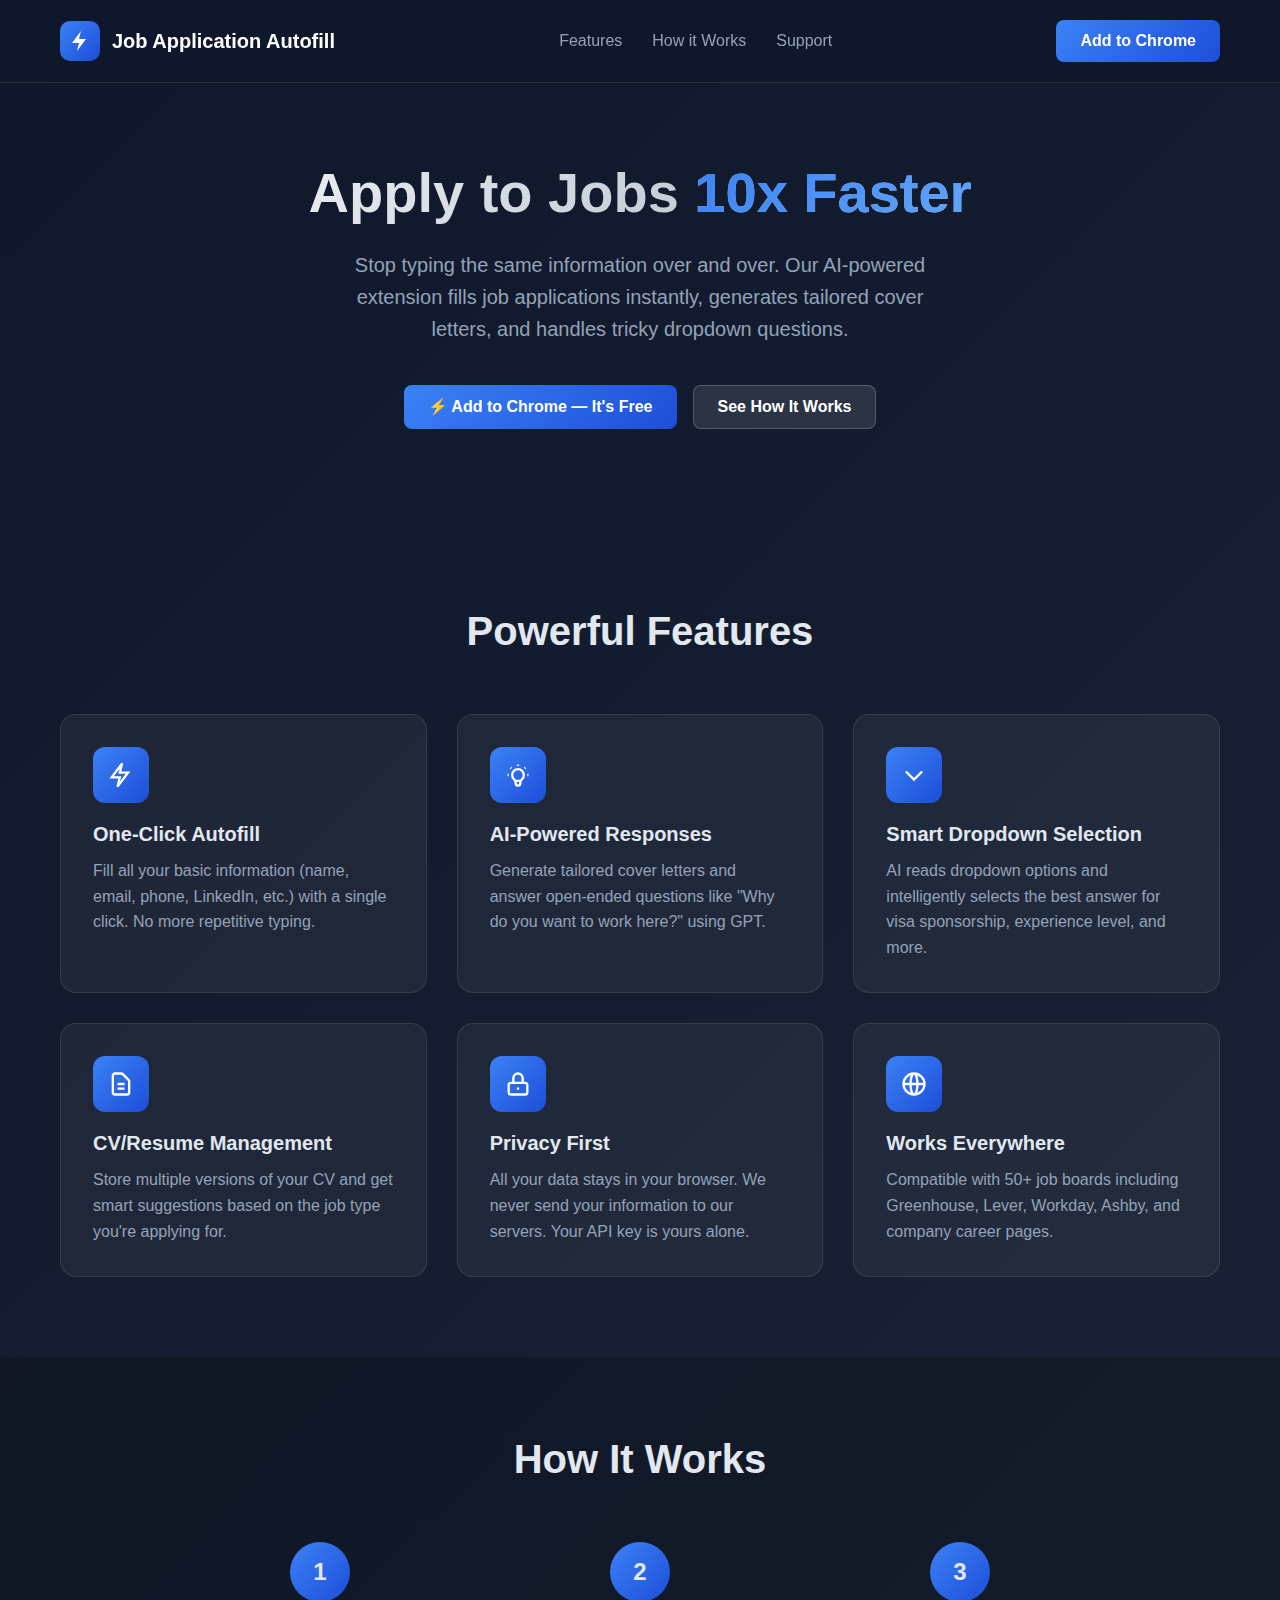
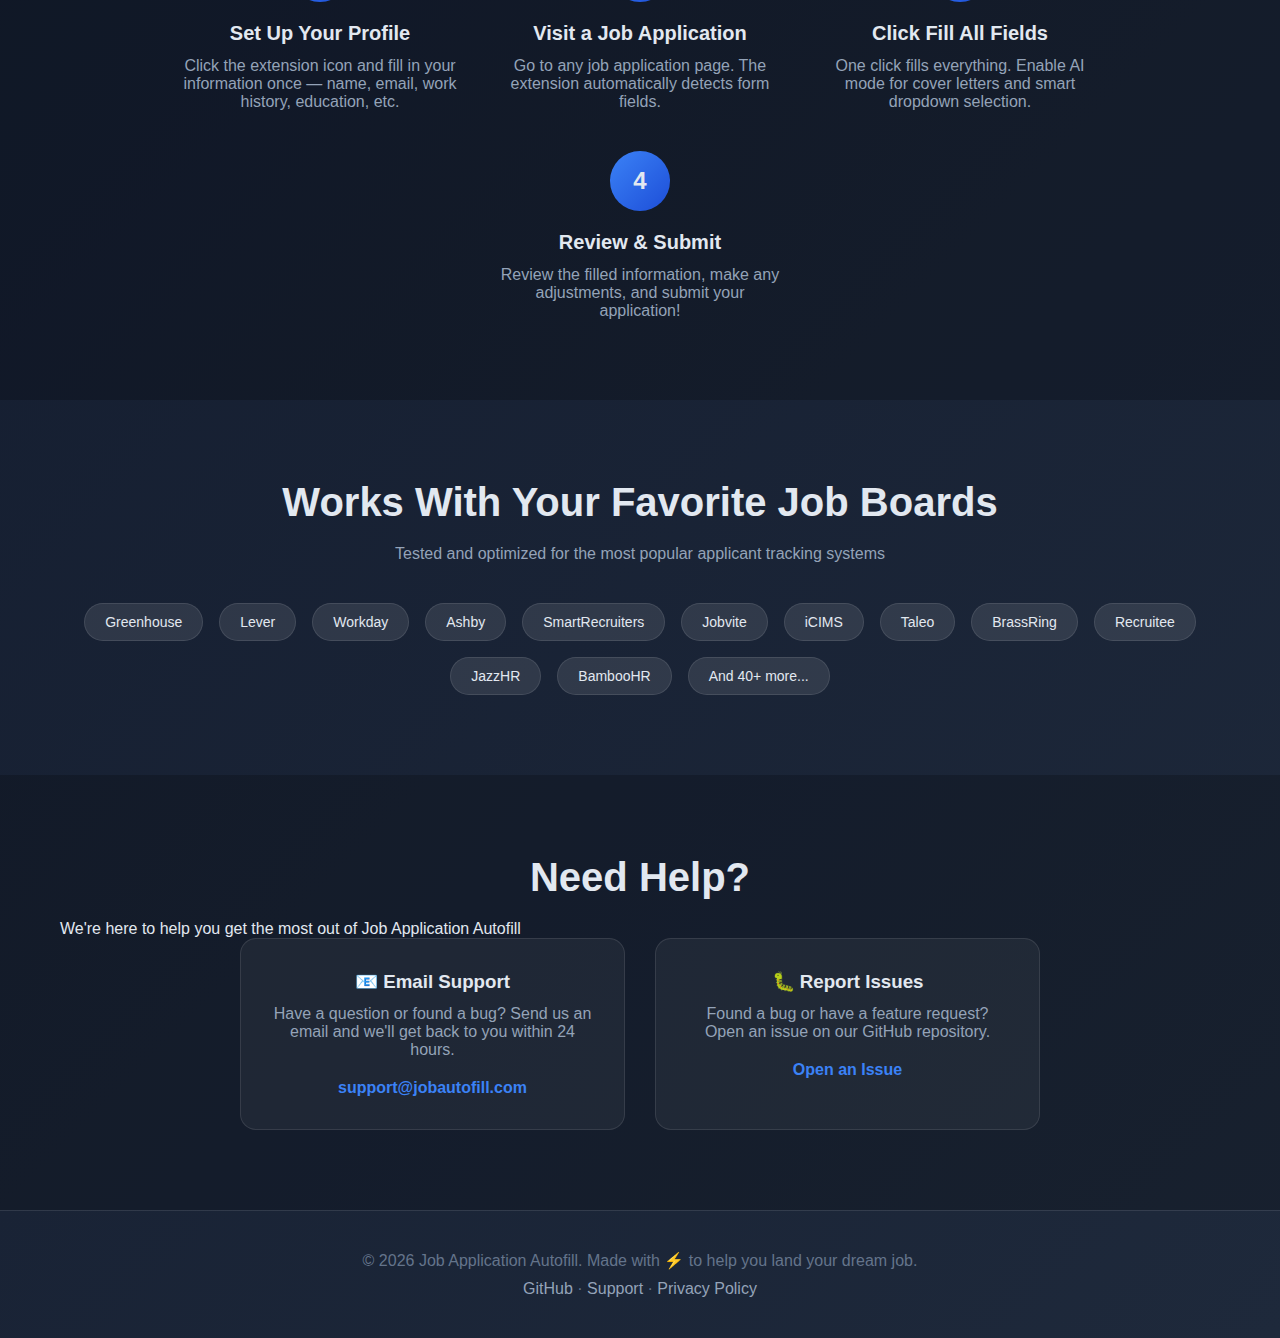
<file: docs/index.html>
<!DOCTYPE html>
<html lang="en">
<head>
  <meta charset="UTF-8">
  <meta name="viewport" content="width=device-width, initial-scale=1.0">
  <title>Job Application Autofill - Apply Faster with AI</title>
  <link rel="icon" type="image/png" href="icon.png">
  <style>
    * {
      margin: 0;
      padding: 0;
      box-sizing: border-box;
    }
    
    body {
      font-family: -apple-system, BlinkMacSystemFont, 'Segoe UI', Roboto, Oxygen, Ubuntu, sans-serif;
      background: linear-gradient(135deg, #0f172a 0%, #1e293b 100%);
      color: #e2e8f0;
      min-height: 100vh;
    }
    
    .container {
      max-width: 1200px;
      margin: 0 auto;
      padding: 0 20px;
    }
    
    /* Header */
    header {
      padding: 20px 0;
      position: fixed;
      width: 100%;
      top: 0;
      background: rgba(15, 23, 42, 0.9);
      backdrop-filter: blur(10px);
      z-index: 100;
      border-bottom: 1px solid rgba(255,255,255,0.1);
    }
    
    nav {
      display: flex;
      justify-content: space-between;
      align-items: center;
    }
    
    .logo {
      display: flex;
      align-items: center;
      gap: 12px;
      font-size: 20px;
      font-weight: 700;
      color: white;
      text-decoration: none;
    }
    
    .logo-icon {
      width: 40px;
      height: 40px;
      background: linear-gradient(135deg, #3b82f6 0%, #1d4ed8 100%);
      border-radius: 10px;
      display: flex;
      align-items: center;
      justify-content: center;
    }
    
    .logo-icon svg {
      width: 24px;
      height: 24px;
    }
    
    .nav-links {
      display: flex;
      gap: 30px;
      list-style: none;
    }
    
    .nav-links a {
      color: #94a3b8;
      text-decoration: none;
      font-weight: 500;
      transition: color 0.2s;
    }
    
    .nav-links a:hover {
      color: white;
    }
    
    .cta-btn {
      background: linear-gradient(135deg, #3b82f6 0%, #1d4ed8 100%);
      color: white;
      padding: 12px 24px;
      border-radius: 8px;
      text-decoration: none;
      font-weight: 600;
      transition: transform 0.2s, box-shadow 0.2s;
    }
    
    .cta-btn:hover {
      transform: translateY(-2px);
      box-shadow: 0 10px 30px rgba(59, 130, 246, 0.3);
    }
    
    /* Hero */
    .hero {
      padding: 160px 0 100px;
      text-align: center;
    }
    
    .hero h1 {
      font-size: 56px;
      font-weight: 800;
      margin-bottom: 24px;
      background: linear-gradient(135deg, #ffffff 0%, #94a3b8 100%);
      -webkit-background-clip: text;
      -webkit-text-fill-color: transparent;
      background-clip: text;
    }
    
    .hero h1 span {
      background: linear-gradient(135deg, #3b82f6 0%, #60a5fa 100%);
      -webkit-background-clip: text;
      background-clip: text;
    }
    
    .hero p {
      font-size: 20px;
      color: #94a3b8;
      max-width: 600px;
      margin: 0 auto 40px;
      line-height: 1.6;
    }
    
    .hero-buttons {
      display: flex;
      gap: 16px;
      justify-content: center;
      flex-wrap: wrap;
    }
    
    .btn-secondary {
      background: rgba(255,255,255,0.1);
      color: white;
      padding: 12px 24px;
      border-radius: 8px;
      text-decoration: none;
      font-weight: 600;
      border: 1px solid rgba(255,255,255,0.2);
      transition: all 0.2s;
    }
    
    .btn-secondary:hover {
      background: rgba(255,255,255,0.15);
    }
    
    /* Features */
    .features {
      padding: 80px 0;
    }
    
    .features h2 {
      text-align: center;
      font-size: 40px;
      margin-bottom: 60px;
    }
    
    .features-grid {
      display: grid;
      grid-template-columns: repeat(auto-fit, minmax(300px, 1fr));
      gap: 30px;
    }
    
    .feature-card {
      background: rgba(255,255,255,0.05);
      border: 1px solid rgba(255,255,255,0.1);
      border-radius: 16px;
      padding: 32px;
      transition: transform 0.2s, box-shadow 0.2s;
    }
    
    .feature-card:hover {
      transform: translateY(-5px);
      box-shadow: 0 20px 40px rgba(0,0,0,0.3);
    }
    
    .feature-icon {
      width: 56px;
      height: 56px;
      background: linear-gradient(135deg, #3b82f6 0%, #1d4ed8 100%);
      border-radius: 12px;
      display: flex;
      align-items: center;
      justify-content: center;
      margin-bottom: 20px;
    }
    
    .feature-icon svg {
      width: 28px;
      height: 28px;
      stroke: white;
    }
    
    .feature-card h3 {
      font-size: 20px;
      margin-bottom: 12px;
    }
    
    .feature-card p {
      color: #94a3b8;
      line-height: 1.6;
    }
    
    /* How it works */
    .how-it-works {
      padding: 80px 0;
      background: rgba(0,0,0,0.2);
    }
    
    .how-it-works h2 {
      text-align: center;
      font-size: 40px;
      margin-bottom: 60px;
    }
    
    .steps {
      display: flex;
      gap: 40px;
      justify-content: center;
      flex-wrap: wrap;
    }
    
    .step {
      text-align: center;
      max-width: 280px;
    }
    
    .step-number {
      width: 60px;
      height: 60px;
      background: linear-gradient(135deg, #3b82f6 0%, #1d4ed8 100%);
      border-radius: 50%;
      display: flex;
      align-items: center;
      justify-content: center;
      font-size: 24px;
      font-weight: 700;
      margin: 0 auto 20px;
    }
    
    .step h3 {
      font-size: 20px;
      margin-bottom: 12px;
    }
    
    .step p {
      color: #94a3b8;
    }
    
    /* Supported sites */
    .supported {
      padding: 80px 0;
      text-align: center;
    }
    
    .supported h2 {
      font-size: 40px;
      margin-bottom: 20px;
    }
    
    .supported p {
      color: #94a3b8;
      margin-bottom: 40px;
    }
    
    .sites {
      display: flex;
      flex-wrap: wrap;
      gap: 16px;
      justify-content: center;
    }
    
    .site-tag {
      background: rgba(255,255,255,0.1);
      padding: 10px 20px;
      border-radius: 20px;
      font-size: 14px;
      border: 1px solid rgba(255,255,255,0.1);
    }
    
    /* Support */
    .support {
      padding: 80px 0;
      background: rgba(0,0,0,0.2);
    }
    
    .support h2 {
      text-align: center;
      font-size: 40px;
      margin-bottom: 20px;
    }
    
    .support > p {
      text-align: center;
      color: #94a3b8;
      margin-bottom: 40px;
    }
    
    .support-options {
      display: grid;
      grid-template-columns: repeat(auto-fit, minmax(300px, 1fr));
      gap: 30px;
      max-width: 800px;
      margin: 0 auto;
    }
    
    .support-card {
      background: rgba(255,255,255,0.05);
      border: 1px solid rgba(255,255,255,0.1);
      border-radius: 16px;
      padding: 32px;
      text-align: center;
    }
    
    .support-card h3 {
      margin-bottom: 12px;
    }
    
    .support-card p {
      color: #94a3b8;
      margin-bottom: 20px;
    }
    
    .support-card a {
      color: #3b82f6;
      text-decoration: none;
      font-weight: 600;
    }
    
    .support-card a:hover {
      text-decoration: underline;
    }
    
    /* Footer */
    footer {
      padding: 40px 0;
      text-align: center;
      border-top: 1px solid rgba(255,255,255,0.1);
    }
    
    footer p {
      color: #64748b;
    }
    
    footer a {
      color: #94a3b8;
      text-decoration: none;
    }
    
    footer a:hover {
      color: white;
    }
    
    /* Responsive */
    @media (max-width: 768px) {
      .hero h1 {
        font-size: 36px;
      }
      
      .nav-links {
        display: none;
      }
      
      .features h2, .how-it-works h2, .supported h2, .support h2 {
        font-size: 28px;
      }
    }
  </style>
</head>
<body>
  <header>
    <nav class="container">
      <a href="#" class="logo">
        <div class="logo-icon">
          <svg viewBox="0 0 24 24" fill="white">
            <path d="M13 2L4 14h7l-2 8 9-12h-7l2-8z"/>
          </svg>
        </div>
        Job Application Autofill
      </a>
      <ul class="nav-links">
        <li><a href="#features">Features</a></li>
        <li><a href="#how-it-works">How it Works</a></li>
        <li><a href="#support">Support</a></li>
      </ul>
      <a href="https://chrome.google.com/webstore/detail/kbmpbhhhdojgjnpfpnoehafmllfejgll" class="cta-btn">Add to Chrome</a>
    </nav>
  </header>
  
  <main>
    <section class="hero">
      <div class="container">
        <h1>Apply to Jobs <span>10x Faster</span></h1>
        <p>Stop typing the same information over and over. Our AI-powered extension fills job applications instantly, generates tailored cover letters, and handles tricky dropdown questions.</p>
        <div class="hero-buttons">
          <a href="https://chrome.google.com/webstore/detail/kbmpbhhhdojgjnpfpnoehafmllfejgll" class="cta-btn">
            <span>⚡</span> Add to Chrome — It's Free
          </a>
          <a href="#how-it-works" class="btn-secondary">See How It Works</a>
        </div>
      </div>
    </section>
    
    <section class="features" id="features">
      <div class="container">
        <h2>Powerful Features</h2>
        <div class="features-grid">
          <div class="feature-card">
            <div class="feature-icon">
              <svg viewBox="0 0 24 24" fill="none" stroke="currentColor" stroke-width="2">
                <path d="M13 2L4 14h7l-2 8 9-12h-7l2-8z"/>
              </svg>
            </div>
            <h3>One-Click Autofill</h3>
            <p>Fill all your basic information (name, email, phone, LinkedIn, etc.) with a single click. No more repetitive typing.</p>
          </div>
          
          <div class="feature-card">
            <div class="feature-icon">
              <svg viewBox="0 0 24 24" fill="none" stroke="currentColor" stroke-width="2">
                <path d="M9.663 17h4.673M12 3v1m6.364 1.636l-.707.707M21 12h-1M4 12H3m3.343-5.657l-.707-.707m2.828 9.9a5 5 0 117.072 0l-.548.547A3.374 3.374 0 0014 18.469V19a2 2 0 11-4 0v-.531c0-.895-.356-1.754-.988-2.386l-.548-.547z"/>
              </svg>
            </div>
            <h3>AI-Powered Responses</h3>
            <p>Generate tailored cover letters and answer open-ended questions like "Why do you want to work here?" using GPT.</p>
          </div>
          
          <div class="feature-card">
            <div class="feature-icon">
              <svg viewBox="0 0 24 24" fill="none" stroke="currentColor" stroke-width="2">
                <path d="M19 9l-7 7-7-7"/>
              </svg>
            </div>
            <h3>Smart Dropdown Selection</h3>
            <p>AI reads dropdown options and intelligently selects the best answer for visa sponsorship, experience level, and more.</p>
          </div>
          
          <div class="feature-card">
            <div class="feature-icon">
              <svg viewBox="0 0 24 24" fill="none" stroke="currentColor" stroke-width="2">
                <path d="M9 12h6m-6 4h6m2 5H7a2 2 0 01-2-2V5a2 2 0 012-2h5.586a1 1 0 01.707.293l5.414 5.414a1 1 0 01.293.707V19a2 2 0 01-2 2z"/>
              </svg>
            </div>
            <h3>CV/Resume Management</h3>
            <p>Store multiple versions of your CV and get smart suggestions based on the job type you're applying for.</p>
          </div>
          
          <div class="feature-card">
            <div class="feature-icon">
              <svg viewBox="0 0 24 24" fill="none" stroke="currentColor" stroke-width="2">
                <path d="M12 15v2m-6 4h12a2 2 0 002-2v-6a2 2 0 00-2-2H6a2 2 0 00-2 2v6a2 2 0 002 2zm10-10V7a4 4 0 00-8 0v4h8z"/>
              </svg>
            </div>
            <h3>Privacy First</h3>
            <p>All your data stays in your browser. We never send your information to our servers. Your API key is yours alone.</p>
          </div>
          
          <div class="feature-card">
            <div class="feature-icon">
              <svg viewBox="0 0 24 24" fill="none" stroke="currentColor" stroke-width="2">
                <path d="M21 12a9 9 0 01-9 9m9-9a9 9 0 00-9-9m9 9H3m9 9a9 9 0 01-9-9m9 9c1.657 0 3-4.03 3-9s-1.343-9-3-9m0 18c-1.657 0-3-4.03-3-9s1.343-9 3-9m-9 9a9 9 0 019-9"/>
              </svg>
            </div>
            <h3>Works Everywhere</h3>
            <p>Compatible with 50+ job boards including Greenhouse, Lever, Workday, Ashby, and company career pages.</p>
          </div>
        </div>
      </div>
    </section>
    
    <section class="how-it-works" id="how-it-works">
      <div class="container">
        <h2>How It Works</h2>
        <div class="steps">
          <div class="step">
            <div class="step-number">1</div>
            <h3>Set Up Your Profile</h3>
            <p>Click the extension icon and fill in your information once — name, email, work history, education, etc.</p>
          </div>
          <div class="step">
            <div class="step-number">2</div>
            <h3>Visit a Job Application</h3>
            <p>Go to any job application page. The extension automatically detects form fields.</p>
          </div>
          <div class="step">
            <div class="step-number">3</div>
            <h3>Click Fill All Fields</h3>
            <p>One click fills everything. Enable AI mode for cover letters and smart dropdown selection.</p>
          </div>
          <div class="step">
            <div class="step-number">4</div>
            <h3>Review & Submit</h3>
            <p>Review the filled information, make any adjustments, and submit your application!</p>
          </div>
        </div>
      </div>
    </section>
    
    <section class="supported">
      <div class="container">
        <h2>Works With Your Favorite Job Boards</h2>
        <p>Tested and optimized for the most popular applicant tracking systems</p>
        <div class="sites">
          <span class="site-tag">Greenhouse</span>
          <span class="site-tag">Lever</span>
          <span class="site-tag">Workday</span>
          <span class="site-tag">Ashby</span>
          <span class="site-tag">SmartRecruiters</span>
          <span class="site-tag">Jobvite</span>
          <span class="site-tag">iCIMS</span>
          <span class="site-tag">Taleo</span>
          <span class="site-tag">BrassRing</span>
          <span class="site-tag">Recruitee</span>
          <span class="site-tag">JazzHR</span>
          <span class="site-tag">BambooHR</span>
          <span class="site-tag">And 40+ more...</span>
        </div>
      </div>
    </section>
    
    <section class="support" id="support">
      <div class="container">
        <h2>Need Help?</h2>
        <p>We're here to help you get the most out of Job Application Autofill</p>
        <div class="support-options">
          <div class="support-card">
            <h3>📧 Email Support</h3>
            <p>Have a question or found a bug? Send us an email and we'll get back to you within 24 hours.</p>
            <a href="mailto:support@jobautofill.com">support@jobautofill.com</a>
          </div>
          <div class="support-card">
            <h3>🐛 Report Issues</h3>
            <p>Found a bug or have a feature request? Open an issue on our GitHub repository.</p>
            <a href="https://github.com/tomasbatalha/job-autofill-extension/issues" target="_blank">Open an Issue</a>
          </div>
        </div>
      </div>
    </section>
  </main>
  
  <footer>
    <div class="container">
      <p>© 2026 Job Application Autofill. Made with ⚡ to help you land your dream job.</p>
      <p style="margin-top: 10px;">
        <a href="https://github.com/tomasbatalha/job-autofill-extension">GitHub</a> · 
        <a href="#support">Support</a> · 
        <a href="privacy.html">Privacy Policy</a>
      </p>
    </div>
  </footer>
</body>
</html>
</file>
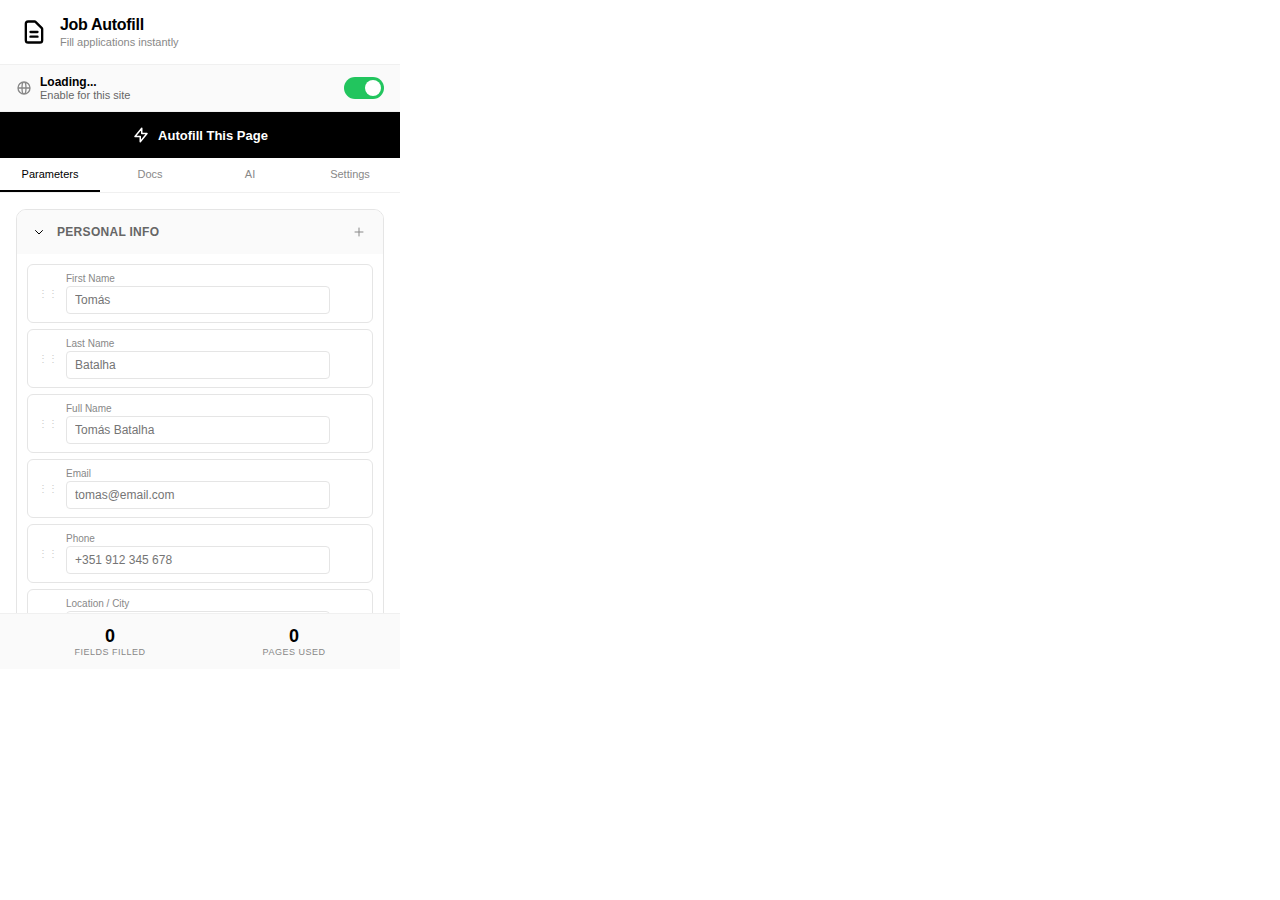
<file: popup.html>
<!doctype html>
<html>
  <head>
    <meta charset="UTF-8" />
    <style>
      * {
        box-sizing: border-box;
        margin: 0;
        padding: 0;
      }
      body {
        width: 400px;
        font-family:
          -apple-system, BlinkMacSystemFont, "SF Pro Display", sans-serif;
        background: #fff;
        color: #000;
      }
      .header {
        padding: 16px 20px;
        border-bottom: 1px solid #f0f0f0;
        display: flex;
        align-items: center;
        gap: 12px;
      }
      .header svg {
        width: 28px;
        height: 28px;
      }
      .header h1 {
        font-size: 16px;
        font-weight: 600;
        letter-spacing: -0.3px;
      }
      .header p {
        font-size: 11px;
        color: #888;
        margin-top: 2px;
      }

      .tabs {
        display: flex;
        border-bottom: 1px solid #f0f0f0;
        overflow-x: auto;
      }
      .tab {
        flex: 1;
        padding: 10px 8px;
        background: none;
        border: none;
        font-size: 11px;
        font-weight: 500;
        color: #888;
        cursor: pointer;
        border-bottom: 2px solid transparent;
        transition: all 0.2s;
        white-space: nowrap;
      }
      .tab.active {
        color: #000;
        border-bottom-color: #000;
      }
      .tab:hover {
        color: #000;
      }

      .tab-content {
        display: none;
        padding: 16px;
        max-height: 420px;
        overflow-y: auto;
      }
      .tab-content.active {
        display: block;
      }

      /* Parameter Section Styles */
      .param-section {
        margin-bottom: 12px;
        border: 1px solid #e5e5e5;
        border-radius: 10px;
        overflow: hidden;
      }
      .param-section.collapsed .param-section-content {
        display: none;
      }
      .param-section-header {
        display: flex;
        align-items: center;
        gap: 8px;
        padding: 10px 12px;
        background: #fafafa;
        cursor: pointer;
        user-select: none;
      }
      .param-section-header:hover {
        background: #f0f0f0;
      }
      .param-section-title {
        flex: 1;
        font-size: 12px;
        font-weight: 600;
        text-transform: uppercase;
        letter-spacing: 0.3px;
        color: #666;
      }
      .param-section-toggle {
        width: 20px;
        height: 20px;
        display: flex;
        align-items: center;
        justify-content: center;
        transition: transform 0.2s;
      }
      .param-section.collapsed .param-section-toggle {
        transform: rotate(-90deg);
      }
      .param-section-actions {
        display: flex;
        gap: 4px;
      }
      .param-section-actions button {
        width: 24px;
        height: 24px;
        border: none;
        background: transparent;
        cursor: pointer;
        border-radius: 4px;
        display: flex;
        align-items: center;
        justify-content: center;
        color: #888;
      }
      .param-section-actions button:hover {
        background: #e5e5e5;
        color: #000;
      }
      .param-section-content {
        padding: 10px;
      }

      /* Parameter Item (draggable) */
      .param-item {
        display: flex;
        align-items: center;
        gap: 8px;
        padding: 8px 10px;
        background: #fff;
        border: 1px solid #e5e5e5;
        border-radius: 6px;
        margin-bottom: 6px;
        cursor: grab;
        transition: all 0.15s;
      }
      .param-item:hover {
        border-color: #ccc;
        background: #fafafa;
      }
      .param-item.dragging {
        opacity: 0.5;
        cursor: grabbing;
      }
      .param-item.drag-over {
        border-color: #667eea;
        background: #f0f4ff;
      }
      .param-item-drag {
        color: #ccc;
        cursor: grab;
        font-size: 10px;
      }
      .param-item-content {
        flex: 1;
        min-width: 0;
      }
      .param-item-label {
        font-size: 10px;
        color: #888;
        margin-bottom: 2px;
      }
      .param-item-input {
        width: 100%;
        padding: 6px 8px;
        border: 1px solid #e5e5e5;
        border-radius: 4px;
        font-size: 12px;
        font-family: inherit;
      }
      .param-item-input:focus {
        outline: none;
        border-color: #000;
      }
      .param-item-delete {
        width: 24px;
        height: 24px;
        border: none;
        background: transparent;
        cursor: pointer;
        border-radius: 4px;
        display: flex;
        align-items: center;
        justify-content: center;
        color: #ccc;
        opacity: 0;
        transition: opacity 0.15s;
      }
      .param-item:hover .param-item-delete {
        opacity: 1;
      }
      .param-item-delete:hover {
        background: #fee2e2;
        color: #dc2626;
      }

      /* Add section button */
      .add-section-btn {
        width: 100%;
        padding: 10px;
        border: 2px dashed #e5e5e5;
        border-radius: 8px;
        background: transparent;
        cursor: pointer;
        font-size: 12px;
        color: #888;
        display: flex;
        align-items: center;
        justify-content: center;
        gap: 6px;
        transition: all 0.2s;
      }
      .add-section-btn:hover {
        border-color: #ccc;
        color: #666;
        background: #fafafa;
      }

      .section {
        margin-bottom: 16px;
      }
      .section-title {
        font-size: 11px;
        font-weight: 600;
        text-transform: uppercase;
        letter-spacing: 0.5px;
        color: #888;
        margin-bottom: 10px;
      }

      .field {
        margin-bottom: 12px;
      }
      .field label {
        display: block;
        font-size: 11px;
        font-weight: 500;
        color: #666;
        margin-bottom: 4px;
      }
      .field input,
      .field textarea,
      .field select {
        width: 100%;
        padding: 10px 12px;
        border: 1px solid #e5e5e5;
        border-radius: 8px;
        font-size: 13px;
        font-family: inherit;
        transition: all 0.2s;
      }
      .field input:focus,
      .field textarea:focus,
      .field select:focus {
        outline: none;
        border-color: #000;
        box-shadow: 0 0 0 3px rgba(0, 0, 0, 0.05);
      }
      .field textarea {
        resize: vertical;
        min-height: 60px;
      }

      .btn {
        padding: 10px 16px;
        border: none;
        border-radius: 8px;
        font-size: 12px;
        font-weight: 500;
        cursor: pointer;
        transition: all 0.2s;
        display: inline-flex;
        align-items: center;
        justify-content: center;
        gap: 6px;
      }
      .btn svg {
        width: 14px;
        height: 14px;
      }
      .btn-primary {
        background: #000;
        color: #fff;
        width: 100%;
      }
      .btn-primary:hover {
        background: #333;
      }
      .btn-secondary {
        background: #f5f5f5;
        color: #000;
      }
      .btn-secondary:hover {
        background: #e5e5e5;
      }
      .btn-ai {
        background: linear-gradient(135deg, #667eea 0%, #764ba2 100%);
        color: #fff;
        width: 100%;
      }
      .btn-ai:hover {
        background: linear-gradient(135deg, #5a6fd6 0%, #6a4190 100%);
      }

      .btn-row {
        display: flex;
        gap: 8px;
        margin-top: 12px;
      }
      .btn-row .btn {
        flex: 1;
      }

      .status {
        padding: 10px 12px;
        border-radius: 8px;
        font-size: 11px;
        margin-bottom: 12px;
        display: none;
      }
      .status.success {
        display: block;
        background: #f0fdf4;
        color: #166534;
      }
      .status.error {
        display: block;
        background: #fef2f2;
        color: #dc2626;
      }

      .fill-btn {
        background: #000;
        color: #fff;
        padding: 14px;
        border: none;
        font-size: 13px;
        font-weight: 600;
        cursor: pointer;
        width: 100%;
        display: flex;
        align-items: center;
        justify-content: center;
        gap: 8px;
        transition: all 0.2s;
      }
      .fill-btn:hover {
        background: #333;
      }
      .fill-btn svg {
        width: 18px;
        height: 18px;
      }

      .stats {
        padding: 12px 16px;
        background: #fafafa;
        border-top: 1px solid #f0f0f0;
        display: flex;
        justify-content: space-around;
        text-align: center;
      }
      .stat-value {
        font-size: 18px;
        font-weight: 600;
      }
      .stat-label {
        font-size: 9px;
        color: #888;
        text-transform: uppercase;
        letter-spacing: 0.5px;
      }

      .checkbox-field {
        display: flex;
        align-items: center;
        gap: 10px;
        padding: 10px 12px;
        background: #fafafa;
        border-radius: 8px;
        cursor: pointer;
      }
      .checkbox-field input {
        width: auto;
        margin: 0;
      }
      .checkbox-field span {
        font-size: 12px;
      }

      /* CV List */
      .cv-list {
        margin-top: 8px;
      }
      .cv-item {
        display: flex;
        align-items: center;
        gap: 10px;
        padding: 10px 12px;
        background: #fafafa;
        border-radius: 8px;
        margin-bottom: 6px;
      }
      .cv-item.cv-default {
        background: #f0fdf4;
        border: 1px solid #86efac;
      }
      .cv-icon {
        width: 32px;
        height: 32px;
        background: #000;
        color: #fff;
        border-radius: 6px;
        display: flex;
        align-items: center;
        justify-content: center;
      }
      .cv-info {
        flex: 1;
        min-width: 0;
      }
      .cv-name {
        font-size: 12px;
        font-weight: 500;
        white-space: nowrap;
        overflow: hidden;
        text-overflow: ellipsis;
      }
      .cv-meta {
        font-size: 10px;
        color: #888;
      }
      .cv-actions {
        display: flex;
        gap: 4px;
      }
      .cv-actions button {
        width: 26px;
        height: 26px;
        border: none;
        background: #e5e5e5;
        border-radius: 4px;
        cursor: pointer;
        display: flex;
        align-items: center;
        justify-content: center;
      }
      .cv-actions button:hover {
        background: #d5d5d5;
      }
      .cv-actions button svg {
        width: 12px;
        height: 12px;
      }

      .empty-state {
        text-align: center;
        padding: 20px;
        color: #888;
      }
      .empty-state svg {
        width: 40px;
        height: 40px;
        margin-bottom: 10px;
        opacity: 0.5;
      }
      .empty-state p {
        font-size: 11px;
        margin-bottom: 12px;
      }

      .api-key-field {
        position: relative;
      }
      .api-key-field input {
        padding-right: 40px;
      }
      .api-key-toggle {
        position: absolute;
        right: 8px;
        top: 50%;
        transform: translateY(-50%);
        background: none;
        border: none;
        cursor: pointer;
        padding: 4px;
        color: #888;
      }
      .api-key-toggle:hover {
        color: #000;
      }

      .info-box {
        background: #f0f9ff;
        border: 1px solid #bae6fd;
        border-radius: 8px;
        padding: 10px 12px;
        font-size: 11px;
        color: #0369a1;
        margin-bottom: 12px;
      }
      .info-box.warning {
        background: #fffbeb;
        border-color: #fcd34d;
        color: #92400e;
      }

      ::-webkit-scrollbar {
        width: 6px;
      }
      ::-webkit-scrollbar-track {
        background: transparent;
      }
      ::-webkit-scrollbar-thumb {
        background: #ddd;
        border-radius: 3px;
      }

      @keyframes spin {
        from {
          transform: rotate(0deg);
        }
        to {
          transform: rotate(360deg);
        }
      }
      .spin {
        animation: spin 1s linear infinite;
      }

      /* Site toggle */
      .site-toggle {
        display: flex;
        align-items: center;
        justify-content: space-between;
        padding: 10px 16px;
        background: #fafafa;
        border-bottom: 1px solid #f0f0f0;
      }
      .site-toggle-info {
        display: flex;
        align-items: center;
        gap: 8px;
      }
      .site-toggle-info svg {
        width: 16px;
        height: 16px;
        color: #888;
      }
      .site-toggle-text {
        font-size: 11px;
        color: #666;
      }
      .site-toggle-text strong {
        display: block;
        font-size: 12px;
        color: #000;
        max-width: 180px;
        overflow: hidden;
        text-overflow: ellipsis;
        white-space: nowrap;
      }
      .toggle-switch {
        position: relative;
        width: 40px;
        height: 22px;
      }
      .toggle-switch input {
        opacity: 0;
        width: 0;
        height: 0;
      }
      .toggle-slider {
        position: absolute;
        cursor: pointer;
        top: 0;
        left: 0;
        right: 0;
        bottom: 0;
        background-color: #ccc;
        transition: 0.3s;
        border-radius: 22px;
      }
      .toggle-slider:before {
        position: absolute;
        content: "";
        height: 16px;
        width: 16px;
        left: 3px;
        bottom: 3px;
        background-color: white;
        transition: 0.3s;
        border-radius: 50%;
      }
      .toggle-switch input:checked + .toggle-slider {
        background-color: #22c55e;
      }
      .toggle-switch input:checked + .toggle-slider:before {
        transform: translateX(18px);
      }
      .site-disabled .fill-btn {
        opacity: 0.5;
        pointer-events: none;
      }

      /* Toggle row for settings */
      .toggle-row {
        display: flex;
        align-items: center;
        justify-content: space-between;
        padding: 12px 14px;
        background: #fafafa;
        border-radius: 8px;
        margin-bottom: 8px;
      }
      .toggle-row span {
        font-size: 12px;
        color: #333;
      }

      /* Modal */
      .modal-overlay {
        display: none;
        position: fixed;
        top: 0;
        left: 0;
        right: 0;
        bottom: 0;
        background: rgba(0, 0, 0, 0.5);
        z-index: 1000;
        align-items: center;
        justify-content: center;
      }
      .modal-overlay.active {
        display: flex;
      }
      .modal {
        background: #fff;
        border-radius: 12px;
        padding: 20px;
        width: 300px;
        max-width: 90%;
      }
      .modal h3 {
        font-size: 14px;
        margin-bottom: 12px;
      }
      .modal input {
        width: 100%;
        padding: 10px 12px;
        border: 1px solid #e5e5e5;
        border-radius: 8px;
        font-size: 13px;
        margin-bottom: 10px;
      }
      .modal-btns {
        display: flex;
        gap: 8px;
      }
      .modal-btns .btn {
        flex: 1;
      }
    </style>
  </head>
  <body>
    <div class="header">
      <svg
        fill="none"
        stroke="currentColor"
        stroke-width="2"
        viewBox="0 0 24 24"
      >
        <path
          stroke-linecap="round"
          stroke-linejoin="round"
          d="M9 12h6m-6 4h6m2 5H7a2 2 0 01-2-2V5a2 2 0 012-2h5.586a1 1 0 01.707.293l5.414 5.414a1 1 0 01.293.707V19a2 2 0 01-2 2z"
        />
      </svg>
      <div>
        <h1>Job Autofill</h1>
        <p>Fill applications instantly</p>
      </div>
    </div>

    <div class="site-toggle" id="siteToggle">
      <div class="site-toggle-info">
        <svg
          fill="none"
          stroke="currentColor"
          stroke-width="2"
          viewBox="0 0 24 24"
        >
          <path
            stroke-linecap="round"
            stroke-linejoin="round"
            d="M21 12a9 9 0 01-9 9m9-9a9 9 0 00-9-9m9 9H3m9 9a9 9 0 01-9-9m9 9c1.657 0 3-4.03 3-9s-1.343-9-3-9m0 18c-1.657 0-3-4.03-3-9s1.343-9 3-9m-9 9a9 9 0 019-9"
          />
        </svg>
        <div class="site-toggle-text">
          <strong id="currentSite">Loading...</strong>
          <span>Enable for this site</span>
        </div>
      </div>
      <label class="toggle-switch">
        <input type="checkbox" id="siteEnabled" checked />
        <span class="toggle-slider"></span>
      </label>
    </div>

    <button class="fill-btn" id="fillBtn">
      <svg
        fill="none"
        stroke="currentColor"
        stroke-width="2"
        viewBox="0 0 24 24"
      >
        <path
          stroke-linecap="round"
          stroke-linejoin="round"
          d="M13 10V3L4 14h7v7l9-11h-7z"
        />
      </svg>
      Autofill This Page
    </button>

    <div class="tabs">
      <button class="tab active" data-tab="params">Parameters</button>
      <button class="tab" data-tab="docs">Docs</button>
      <button class="tab" data-tab="ai">AI</button>
      <button class="tab" data-tab="settings">Settings</button>
    </div>

    <!-- PARAMETERS TAB -->
    <div class="tab-content active" id="tab-params">
      <div id="statusParams" class="status"></div>

      <div id="paramSectionsContainer">
        <!-- Personal Info Section -->
        <div class="param-section" data-section="personal">
          <div class="param-section-header">
            <div class="param-section-toggle">
              <svg
                width="12"
                height="12"
                fill="none"
                stroke="currentColor"
                stroke-width="2"
                viewBox="0 0 24 24"
              >
                <path
                  stroke-linecap="round"
                  stroke-linejoin="round"
                  d="M19 9l-7 7-7-7"
                />
              </svg>
            </div>
            <div class="param-section-title">Personal Info</div>
            <div class="param-section-actions">
              <button class="add-param-to-section" title="Add parameter">
                <svg
                  width="12"
                  height="12"
                  fill="none"
                  stroke="currentColor"
                  stroke-width="2"
                  viewBox="0 0 24 24"
                >
                  <path
                    stroke-linecap="round"
                    stroke-linejoin="round"
                    d="M12 4v16m8-8H4"
                  />
                </svg>
              </button>
            </div>
          </div>
          <div class="param-section-content">
            <div class="param-item" draggable="true" data-key="firstName">
              <div class="param-item-drag">⋮⋮</div>
              <div class="param-item-content">
                <div class="param-item-label">First Name</div>
                <input
                  type="text"
                  class="param-item-input"
                  id="firstName"
                  placeholder="Tomás"
                />
              </div>
              <button class="param-item-delete" title="Delete">
                <svg
                  width="12"
                  height="12"
                  fill="none"
                  stroke="currentColor"
                  stroke-width="2"
                  viewBox="0 0 24 24"
                >
                  <path
                    stroke-linecap="round"
                    stroke-linejoin="round"
                    d="M6 18L18 6M6 6l12 12"
                  />
                </svg>
              </button>
            </div>
            <div class="param-item" draggable="true" data-key="lastName">
              <div class="param-item-drag">⋮⋮</div>
              <div class="param-item-content">
                <div class="param-item-label">Last Name</div>
                <input
                  type="text"
                  class="param-item-input"
                  id="lastName"
                  placeholder="Batalha"
                />
              </div>
              <button class="param-item-delete" title="Delete">
                <svg
                  width="12"
                  height="12"
                  fill="none"
                  stroke="currentColor"
                  stroke-width="2"
                  viewBox="0 0 24 24"
                >
                  <path
                    stroke-linecap="round"
                    stroke-linejoin="round"
                    d="M6 18L18 6M6 6l12 12"
                  />
                </svg>
              </button>
            </div>
            <div class="param-item" draggable="true" data-key="fullName">
              <div class="param-item-drag">⋮⋮</div>
              <div class="param-item-content">
                <div class="param-item-label">Full Name</div>
                <input
                  type="text"
                  class="param-item-input"
                  id="fullName"
                  placeholder="Tomás Batalha"
                />
              </div>
              <button class="param-item-delete" title="Delete">
                <svg
                  width="12"
                  height="12"
                  fill="none"
                  stroke="currentColor"
                  stroke-width="2"
                  viewBox="0 0 24 24"
                >
                  <path
                    stroke-linecap="round"
                    stroke-linejoin="round"
                    d="M6 18L18 6M6 6l12 12"
                  />
                </svg>
              </button>
            </div>
            <div class="param-item" draggable="true" data-key="email">
              <div class="param-item-drag">⋮⋮</div>
              <div class="param-item-content">
                <div class="param-item-label">Email</div>
                <input
                  type="email"
                  class="param-item-input"
                  id="email"
                  placeholder="tomas@email.com"
                />
              </div>
              <button class="param-item-delete" title="Delete">
                <svg
                  width="12"
                  height="12"
                  fill="none"
                  stroke="currentColor"
                  stroke-width="2"
                  viewBox="0 0 24 24"
                >
                  <path
                    stroke-linecap="round"
                    stroke-linejoin="round"
                    d="M6 18L18 6M6 6l12 12"
                  />
                </svg>
              </button>
            </div>
            <div class="param-item" draggable="true" data-key="phone">
              <div class="param-item-drag">⋮⋮</div>
              <div class="param-item-content">
                <div class="param-item-label">Phone</div>
                <input
                  type="tel"
                  class="param-item-input"
                  id="phone"
                  placeholder="+351 912 345 678"
                />
              </div>
              <button class="param-item-delete" title="Delete">
                <svg
                  width="12"
                  height="12"
                  fill="none"
                  stroke="currentColor"
                  stroke-width="2"
                  viewBox="0 0 24 24"
                >
                  <path
                    stroke-linecap="round"
                    stroke-linejoin="round"
                    d="M6 18L18 6M6 6l12 12"
                  />
                </svg>
              </button>
            </div>
            <div class="param-item" draggable="true" data-key="city">
              <div class="param-item-drag">⋮⋮</div>
              <div class="param-item-content">
                <div class="param-item-label">Location / City</div>
                <input
                  type="text"
                  class="param-item-input"
                  id="city"
                  placeholder="Lisbon, Portugal"
                />
              </div>
              <button class="param-item-delete" title="Delete">
                <svg
                  width="12"
                  height="12"
                  fill="none"
                  stroke="currentColor"
                  stroke-width="2"
                  viewBox="0 0 24 24"
                >
                  <path
                    stroke-linecap="round"
                    stroke-linejoin="round"
                    d="M6 18L18 6M6 6l12 12"
                  />
                </svg>
              </button>
            </div>
            <div class="param-item" draggable="true" data-key="country">
              <div class="param-item-drag">⋮⋮</div>
              <div class="param-item-content">
                <div class="param-item-label">Country</div>
                <input
                  type="text"
                  class="param-item-input"
                  id="country"
                  placeholder="Portugal"
                />
              </div>
              <button class="param-item-delete" title="Delete">
                <svg
                  width="12"
                  height="12"
                  fill="none"
                  stroke="currentColor"
                  stroke-width="2"
                  viewBox="0 0 24 24"
                >
                  <path
                    stroke-linecap="round"
                    stroke-linejoin="round"
                    d="M6 18L18 6M6 6l12 12"
                  />
                </svg>
              </button>
            </div>
            <div class="param-item" draggable="true" data-key="workCountries">
              <div class="param-item-drag">⋮⋮</div>
              <div class="param-item-content">
                <div class="param-item-label">Countries I Want to Work In</div>
                <input
                  type="text"
                  class="param-item-input"
                  id="workCountries"
                  placeholder="Portugal, Spain, UK, Remote"
                />
              </div>
              <button class="param-item-delete" title="Delete">
                <svg
                  width="12"
                  height="12"
                  fill="none"
                  stroke="currentColor"
                  stroke-width="2"
                  viewBox="0 0 24 24"
                >
                  <path
                    stroke-linecap="round"
                    stroke-linejoin="round"
                    d="M6 18L18 6M6 6l12 12"
                  />
                </svg>
              </button>
            </div>
          </div>
        </div>

        <!-- Experience Section -->
        <div class="param-section" data-section="experience">
          <div class="param-section-header">
            <div class="param-section-toggle">
              <svg
                width="12"
                height="12"
                fill="none"
                stroke="currentColor"
                stroke-width="2"
                viewBox="0 0 24 24"
              >
                <path
                  stroke-linecap="round"
                  stroke-linejoin="round"
                  d="M19 9l-7 7-7-7"
                />
              </svg>
            </div>
            <div class="param-section-title">Experience</div>
            <div class="param-section-actions">
              <button class="add-param-to-section" title="Add parameter">
                <svg
                  width="12"
                  height="12"
                  fill="none"
                  stroke="currentColor"
                  stroke-width="2"
                  viewBox="0 0 24 24"
                >
                  <path
                    stroke-linecap="round"
                    stroke-linejoin="round"
                    d="M12 4v16m8-8H4"
                  />
                </svg>
              </button>
            </div>
          </div>
          <div class="param-section-content">
            <div class="param-item" draggable="true" data-key="currentCompany">
              <div class="param-item-drag">⋮⋮</div>
              <div class="param-item-content">
                <div class="param-item-label">Current/Recent Company</div>
                <input
                  type="text"
                  class="param-item-input"
                  id="currentCompany"
                  placeholder="Google"
                />
              </div>
              <button class="param-item-delete" title="Delete">
                <svg
                  width="12"
                  height="12"
                  fill="none"
                  stroke="currentColor"
                  stroke-width="2"
                  viewBox="0 0 24 24"
                >
                  <path
                    stroke-linecap="round"
                    stroke-linejoin="round"
                    d="M6 18L18 6M6 6l12 12"
                  />
                </svg>
              </button>
            </div>
            <div class="param-item" draggable="true" data-key="currentTitle">
              <div class="param-item-drag">⋮⋮</div>
              <div class="param-item-content">
                <div class="param-item-label">Current/Recent Title</div>
                <input
                  type="text"
                  class="param-item-input"
                  id="currentTitle"
                  placeholder="Software Engineer"
                />
              </div>
              <button class="param-item-delete" title="Delete">
                <svg
                  width="12"
                  height="12"
                  fill="none"
                  stroke="currentColor"
                  stroke-width="2"
                  viewBox="0 0 24 24"
                >
                  <path
                    stroke-linecap="round"
                    stroke-linejoin="round"
                    d="M6 18L18 6M6 6l12 12"
                  />
                </svg>
              </button>
            </div>
            <div class="param-item" draggable="true" data-key="yearsExperience">
              <div class="param-item-drag">⋮⋮</div>
              <div class="param-item-content">
                <div class="param-item-label">Years of Experience</div>
                <input
                  type="text"
                  class="param-item-input"
                  id="yearsExperience"
                  placeholder="3"
                />
              </div>
              <button class="param-item-delete" title="Delete">
                <svg
                  width="12"
                  height="12"
                  fill="none"
                  stroke="currentColor"
                  stroke-width="2"
                  viewBox="0 0 24 24"
                >
                  <path
                    stroke-linecap="round"
                    stroke-linejoin="round"
                    d="M6 18L18 6M6 6l12 12"
                  />
                </svg>
              </button>
            </div>
          </div>
        </div>

        <!-- Education Section -->
        <div class="param-section" data-section="education">
          <div class="param-section-header">
            <div class="param-section-toggle">
              <svg
                width="12"
                height="12"
                fill="none"
                stroke="currentColor"
                stroke-width="2"
                viewBox="0 0 24 24"
              >
                <path
                  stroke-linecap="round"
                  stroke-linejoin="round"
                  d="M19 9l-7 7-7-7"
                />
              </svg>
            </div>
            <div class="param-section-title">Education</div>
            <div class="param-section-actions">
              <button class="add-param-to-section" title="Add parameter">
                <svg
                  width="12"
                  height="12"
                  fill="none"
                  stroke="currentColor"
                  stroke-width="2"
                  viewBox="0 0 24 24"
                >
                  <path
                    stroke-linecap="round"
                    stroke-linejoin="round"
                    d="M12 4v16m8-8H4"
                  />
                </svg>
              </button>
            </div>
          </div>
          <div class="param-section-content">
            <div class="param-item" draggable="true" data-key="university">
              <div class="param-item-drag">⋮⋮</div>
              <div class="param-item-content">
                <div class="param-item-label">University</div>
                <input
                  type="text"
                  class="param-item-input"
                  id="university"
                  placeholder="Nova SBE"
                />
              </div>
              <button class="param-item-delete" title="Delete">
                <svg
                  width="12"
                  height="12"
                  fill="none"
                  stroke="currentColor"
                  stroke-width="2"
                  viewBox="0 0 24 24"
                >
                  <path
                    stroke-linecap="round"
                    stroke-linejoin="round"
                    d="M6 18L18 6M6 6l12 12"
                  />
                </svg>
              </button>
            </div>
            <div class="param-item" draggable="true" data-key="degree">
              <div class="param-item-drag">⋮⋮</div>
              <div class="param-item-content">
                <div class="param-item-label">Degree</div>
                <input
                  type="text"
                  class="param-item-input"
                  id="degree"
                  placeholder="Bachelor's in Economics"
                />
              </div>
              <button class="param-item-delete" title="Delete">
                <svg
                  width="12"
                  height="12"
                  fill="none"
                  stroke="currentColor"
                  stroke-width="2"
                  viewBox="0 0 24 24"
                >
                  <path
                    stroke-linecap="round"
                    stroke-linejoin="round"
                    d="M6 18L18 6M6 6l12 12"
                  />
                </svg>
              </button>
            </div>
            <div class="param-item" draggable="true" data-key="gradYear">
              <div class="param-item-drag">⋮⋮</div>
              <div class="param-item-content">
                <div class="param-item-label">Graduation Year</div>
                <input
                  type="text"
                  class="param-item-input"
                  id="gradYear"
                  placeholder="2023"
                />
              </div>
              <button class="param-item-delete" title="Delete">
                <svg
                  width="12"
                  height="12"
                  fill="none"
                  stroke="currentColor"
                  stroke-width="2"
                  viewBox="0 0 24 24"
                >
                  <path
                    stroke-linecap="round"
                    stroke-linejoin="round"
                    d="M6 18L18 6M6 6l12 12"
                  />
                </svg>
              </button>
            </div>
          </div>
        </div>

        <!-- Links Section -->
        <div class="param-section" data-section="links">
          <div class="param-section-header">
            <div class="param-section-toggle">
              <svg
                width="12"
                height="12"
                fill="none"
                stroke="currentColor"
                stroke-width="2"
                viewBox="0 0 24 24"
              >
                <path
                  stroke-linecap="round"
                  stroke-linejoin="round"
                  d="M19 9l-7 7-7-7"
                />
              </svg>
            </div>
            <div class="param-section-title">Links</div>
            <div class="param-section-actions">
              <button class="add-param-to-section" title="Add parameter">
                <svg
                  width="12"
                  height="12"
                  fill="none"
                  stroke="currentColor"
                  stroke-width="2"
                  viewBox="0 0 24 24"
                >
                  <path
                    stroke-linecap="round"
                    stroke-linejoin="round"
                    d="M12 4v16m8-8H4"
                  />
                </svg>
              </button>
            </div>
          </div>
          <div class="param-section-content">
            <div class="param-item" draggable="true" data-key="linkedin">
              <div class="param-item-drag">⋮⋮</div>
              <div class="param-item-content">
                <div class="param-item-label">LinkedIn URL</div>
                <input
                  type="url"
                  class="param-item-input"
                  id="linkedin"
                  placeholder="https://linkedin.com/in/username"
                />
              </div>
              <button class="param-item-delete" title="Delete">
                <svg
                  width="12"
                  height="12"
                  fill="none"
                  stroke="currentColor"
                  stroke-width="2"
                  viewBox="0 0 24 24"
                >
                  <path
                    stroke-linecap="round"
                    stroke-linejoin="round"
                    d="M6 18L18 6M6 6l12 12"
                  />
                </svg>
              </button>
            </div>
            <div class="param-item" draggable="true" data-key="website">
              <div class="param-item-drag">⋮⋮</div>
              <div class="param-item-content">
                <div class="param-item-label">Portfolio / Website</div>
                <input
                  type="url"
                  class="param-item-input"
                  id="website"
                  placeholder="https://yoursite.com"
                />
              </div>
              <button class="param-item-delete" title="Delete">
                <svg
                  width="12"
                  height="12"
                  fill="none"
                  stroke="currentColor"
                  stroke-width="2"
                  viewBox="0 0 24 24"
                >
                  <path
                    stroke-linecap="round"
                    stroke-linejoin="round"
                    d="M6 18L18 6M6 6l12 12"
                  />
                </svg>
              </button>
            </div>
            <div class="param-item" draggable="true" data-key="github">
              <div class="param-item-drag">⋮⋮</div>
              <div class="param-item-content">
                <div class="param-item-label">GitHub</div>
                <input
                  type="url"
                  class="param-item-input"
                  id="github"
                  placeholder="https://github.com/username"
                />
              </div>
              <button class="param-item-delete" title="Delete">
                <svg
                  width="12"
                  height="12"
                  fill="none"
                  stroke="currentColor"
                  stroke-width="2"
                  viewBox="0 0 24 24"
                >
                  <path
                    stroke-linecap="round"
                    stroke-linejoin="round"
                    d="M6 18L18 6M6 6l12 12"
                  />
                </svg>
              </button>
            </div>
          </div>
        </div>

        <!-- Other Section -->
        <div class="param-section" data-section="other">
          <div class="param-section-header">
            <div class="param-section-toggle">
              <svg
                width="12"
                height="12"
                fill="none"
                stroke="currentColor"
                stroke-width="2"
                viewBox="0 0 24 24"
              >
                <path
                  stroke-linecap="round"
                  stroke-linejoin="round"
                  d="M19 9l-7 7-7-7"
                />
              </svg>
            </div>
            <div class="param-section-title">Other</div>
            <div class="param-section-actions">
              <button class="add-param-to-section" title="Add parameter">
                <svg
                  width="12"
                  height="12"
                  fill="none"
                  stroke="currentColor"
                  stroke-width="2"
                  viewBox="0 0 24 24"
                >
                  <path
                    stroke-linecap="round"
                    stroke-linejoin="round"
                    d="M12 4v16m8-8H4"
                  />
                </svg>
              </button>
            </div>
          </div>
          <div class="param-section-content">
            <div class="param-item" draggable="true" data-key="workAuth">
              <div class="param-item-drag">⋮⋮</div>
              <div class="param-item-content">
                <div class="param-item-label">Work Authorization</div>
                <input
                  type="text"
                  class="param-item-input"
                  id="workAuth"
                  placeholder="Authorized to work"
                />
              </div>
              <button class="param-item-delete" title="Delete">
                <svg
                  width="12"
                  height="12"
                  fill="none"
                  stroke="currentColor"
                  stroke-width="2"
                  viewBox="0 0 24 24"
                >
                  <path
                    stroke-linecap="round"
                    stroke-linejoin="round"
                    d="M6 18L18 6M6 6l12 12"
                  />
                </svg>
              </button>
            </div>
            <div class="param-item" draggable="true" data-key="sponsorship">
              <div class="param-item-drag">⋮⋮</div>
              <div class="param-item-content">
                <div class="param-item-label">Sponsorship Needed</div>
                <input
                  type="text"
                  class="param-item-input"
                  id="sponsorship"
                  placeholder="No"
                />
              </div>
              <button class="param-item-delete" title="Delete">
                <svg
                  width="12"
                  height="12"
                  fill="none"
                  stroke="currentColor"
                  stroke-width="2"
                  viewBox="0 0 24 24"
                >
                  <path
                    stroke-linecap="round"
                    stroke-linejoin="round"
                    d="M6 18L18 6M6 6l12 12"
                  />
                </svg>
              </button>
            </div>
            <div class="param-item" draggable="true" data-key="heardAbout">
              <div class="param-item-drag">⋮⋮</div>
              <div class="param-item-content">
                <div class="param-item-label">How did you hear about us?</div>
                <input
                  type="text"
                  class="param-item-input"
                  id="heardAbout"
                  placeholder="LinkedIn"
                />
              </div>
              <button class="param-item-delete" title="Delete">
                <svg
                  width="12"
                  height="12"
                  fill="none"
                  stroke="currentColor"
                  stroke-width="2"
                  viewBox="0 0 24 24"
                >
                  <path
                    stroke-linecap="round"
                    stroke-linejoin="round"
                    d="M6 18L18 6M6 6l12 12"
                  />
                </svg>
              </button>
            </div>
            <div class="param-item" draggable="true" data-key="salary">
              <div class="param-item-drag">⋮⋮</div>
              <div class="param-item-content">
                <div class="param-item-label">Salary Expectation</div>
                <input
                  type="text"
                  class="param-item-input"
                  id="salary"
                  placeholder="Open to discuss"
                />
              </div>
              <button class="param-item-delete" title="Delete">
                <svg
                  width="12"
                  height="12"
                  fill="none"
                  stroke="currentColor"
                  stroke-width="2"
                  viewBox="0 0 24 24"
                >
                  <path
                    stroke-linecap="round"
                    stroke-linejoin="round"
                    d="M6 18L18 6M6 6l12 12"
                  />
                </svg>
              </button>
            </div>
            <div class="param-item" draggable="true" data-key="startDate">
              <div class="param-item-drag">⋮⋮</div>
              <div class="param-item-content">
                <div class="param-item-label">Start Date</div>
                <input
                  type="text"
                  class="param-item-input"
                  id="startDate"
                  placeholder="Immediately"
                />
              </div>
              <button class="param-item-delete" title="Delete">
                <svg
                  width="12"
                  height="12"
                  fill="none"
                  stroke="currentColor"
                  stroke-width="2"
                  viewBox="0 0 24 24"
                >
                  <path
                    stroke-linecap="round"
                    stroke-linejoin="round"
                    d="M6 18L18 6M6 6l12 12"
                  />
                </svg>
              </button>
            </div>
          </div>
        </div>

        <!-- New Parameters Section -->
        <div
          class="param-section"
          data-section="custom"
          style="border-color: #667eea"
        >
          <div
            class="param-section-header"
            style="
              background: linear-gradient(
                135deg,
                rgba(102, 126, 234, 0.1) 0%,
                rgba(118, 75, 162, 0.1) 100%
              );
            "
          >
            <div class="param-section-toggle">
              <svg
                width="12"
                height="12"
                fill="none"
                stroke="currentColor"
                stroke-width="2"
                viewBox="0 0 24 24"
              >
                <path
                  stroke-linecap="round"
                  stroke-linejoin="round"
                  d="M19 9l-7 7-7-7"
                />
              </svg>
            </div>
            <div class="param-section-title" style="color: #667eea">
              New Parameters
            </div>
            <div class="param-section-actions">
              <button class="add-param-to-section" title="Add parameter">
                <svg
                  width="12"
                  height="12"
                  fill="none"
                  stroke="currentColor"
                  stroke-width="2"
                  viewBox="0 0 24 24"
                >
                  <path
                    stroke-linecap="round"
                    stroke-linejoin="round"
                    d="M12 4v16m8-8H4"
                  />
                </svg>
              </button>
            </div>
          </div>
          <div class="param-section-content" id="customParamsContent">
            <div
              class="empty-state"
              id="customParamsEmpty"
              style="padding: 12px"
            >
              <p style="margin: 0; font-size: 11px">
                Parameters added from forms appear here
              </p>
            </div>
          </div>
        </div>
      </div>

      <button class="add-section-btn" id="addSectionBtn">
        <svg
          width="14"
          height="14"
          fill="none"
          stroke="currentColor"
          stroke-width="2"
          viewBox="0 0 24 24"
        >
          <path
            stroke-linecap="round"
            stroke-linejoin="round"
            d="M12 4v16m8-8H4"
          />
        </svg>
        Add New Section
      </button>

      <button
        class="btn btn-primary"
        id="saveParamsBtn"
        style="margin-top: 12px"
      >
        <svg
          fill="none"
          stroke="currentColor"
          stroke-width="2"
          viewBox="0 0 24 24"
        >
          <path
            stroke-linecap="round"
            stroke-linejoin="round"
            d="M5 13l4 4L19 7"
          />
        </svg>
        Save All Parameters
      </button>
    </div>

    <!-- Documents Tab -->
    <div class="tab-content" id="tab-docs">
      <div class="info-box">
        <strong>📄 CV Management</strong><br />
        Add CVs here. The extension suggests which to use based on job title.
      </div>

      <div class="section">
        <div class="section-title">Your CVs</div>
        <div id="cvList" class="cv-list">
          <div class="empty-state" id="cvEmptyState">
            <svg
              fill="none"
              stroke="currentColor"
              stroke-width="1.5"
              viewBox="0 0 24 24"
            >
              <path
                stroke-linecap="round"
                stroke-linejoin="round"
                d="M19.5 14.25v-2.625a3.375 3.375 0 00-3.375-3.375h-1.5A1.125 1.125 0 0113.5 7.125v-1.5a3.375 3.375 0 00-3.375-3.375H8.25m2.25 0H5.625c-.621 0-1.125.504-1.125 1.125v17.25c0 .621.504 1.125 1.125 1.125h12.75c.621 0 1.125-.504 1.125-1.125V11.25a9 9 0 00-9-9z"
              />
            </svg>
            <p>No CVs added yet</p>
          </div>
        </div>
        <button
          class="btn btn-secondary"
          id="addCvBtn"
          style="width: 100%; margin-top: 8px"
        >
          <svg
            fill="none"
            stroke="currentColor"
            stroke-width="2"
            viewBox="0 0 24 24"
          >
            <path
              stroke-linecap="round"
              stroke-linejoin="round"
              d="M12 4v16m8-8H4"
            />
          </svg>
          Add CV
        </button>
        <input
          type="file"
          id="cvFileInput"
          accept=".pdf,.doc,.docx"
          style="display: none"
        />
      </div>

      <div class="section">
        <div class="section-title">Cover Letters</div>
        <div id="coverLetterList" class="cv-list">
          <div class="empty-state" id="clEmptyState">
            <svg
              fill="none"
              stroke="currentColor"
              stroke-width="1.5"
              viewBox="0 0 24 24"
            >
              <path
                stroke-linecap="round"
                stroke-linejoin="round"
                d="M21.75 6.75v10.5a2.25 2.25 0 01-2.25 2.25h-15a2.25 2.25 0 01-2.25-2.25V6.75m19.5 0A2.25 2.25 0 0019.5 4.5h-15a2.25 2.25 0 00-2.25 2.25m19.5 0v.243a2.25 2.25 0 01-1.07 1.916l-7.5 4.615a2.25 2.25 0 01-2.36 0L3.32 8.91a2.25 2.25 0 01-1.07-1.916V6.75"
              />
            </svg>
            <p>No cover letters yet</p>
          </div>
        </div>
        <button
          class="btn btn-secondary"
          id="addClBtn"
          style="width: 100%; margin-top: 8px"
        >
          <svg
            fill="none"
            stroke="currentColor"
            stroke-width="2"
            viewBox="0 0 24 24"
          >
            <path
              stroke-linecap="round"
              stroke-linejoin="round"
              d="M12 4v16m8-8H4"
            />
          </svg>
          Add Cover Letter
        </button>
        <input
          type="file"
          id="clFileInput"
          accept=".pdf,.doc,.docx,.txt"
          style="display: none"
        />
      </div>
    </div>

    <!-- AI Tab -->
    <div class="tab-content" id="tab-ai">
      <div class="info-box">
        <strong>🤖 AI-Powered Responses</strong><br />
        Auto-generate cover letters and answer open-ended questions.
      </div>

      <div class="section">
        <div class="section-title">API Configuration</div>

        <!-- Step-by-step API Key Guide -->
        <div
          class="api-setup-guide"
          style="
            background: linear-gradient(
              135deg,
              rgba(139, 92, 246, 0.1) 0%,
              rgba(109, 40, 217, 0.1) 100%
            );
            border-radius: 10px;
            padding: 12px;
            margin-bottom: 12px;
            border: 1px solid rgba(139, 92, 246, 0.2);
          "
        >
          <div
            style="
              font-size: 11px;
              font-weight: 600;
              color: #8b5cf6;
              margin-bottom: 8px;
            "
          >
            📋 How to get your API Key (30 seconds):
          </div>
          <ol
            style="
              font-size: 10px;
              color: #555;
              margin: 0;
              padding-left: 16px;
              line-height: 1.6;
            "
          >
            <li>
              <a
                href="https://platform.openai.com/signup"
                target="_blank"
                style="color: #8b5cf6; font-weight: 500"
                >Create OpenAI account</a
              >
              (if you don't have one)
            </li>
            <li>
              <a
                href="https://platform.openai.com/api-keys"
                target="_blank"
                style="color: #8b5cf6; font-weight: 500"
                >Click here to open API Keys page</a
              >
            </li>
            <li>Click <strong>"+ Create new secret key"</strong></li>
            <li>
              Name it (e.g., "Job Autofill") and click <strong>"Create"</strong>
            </li>
            <li>
              Copy the key (starts with
              <code
                style="
                  background: #f0f0f0;
                  padding: 1px 4px;
                  border-radius: 3px;
                  font-size: 9px;
                "
                >sk-...</code
              >) and paste below
            </li>
          </ol>
          <a
            href="https://platform.openai.com/api-keys"
            target="_blank"
            class="btn"
            style="
              width: 100%;
              margin-top: 10px;
              background: linear-gradient(135deg, #8b5cf6 0%, #6d28d9 100%);
              color: white;
              font-size: 11px;
              padding: 8px 12px;
              text-align: center;
              text-decoration: none;
              border-radius: 6px;
              display: flex;
              align-items: center;
              justify-content: center;
              gap: 6px;
            "
          >
            <svg
              width="14"
              height="14"
              fill="none"
              stroke="currentColor"
              stroke-width="2"
              viewBox="0 0 24 24"
            >
              <path
                stroke-linecap="round"
                stroke-linejoin="round"
                d="M10 6H6a2 2 0 00-2 2v10a2 2 0 002 2h10a2 2 0 002-2v-4M14 4h6m0 0v6m0-6L10 14"
              />
            </svg>
            Open OpenAI API Keys Page →
          </a>
        </div>

        <div class="field">
          <label>OpenAI API Key</label>
          <div class="api-key-field">
            <input type="password" id="openaiKey" placeholder="sk-..." />
            <button class="api-key-toggle" id="toggleApiKey" type="button">
              <svg
                width="16"
                height="16"
                fill="none"
                stroke="currentColor"
                stroke-width="2"
                viewBox="0 0 24 24"
              >
                <path
                  stroke-linecap="round"
                  stroke-linejoin="round"
                  d="M15 12a3 3 0 11-6 0 3 3 0 016 0z"
                />
                <path
                  stroke-linecap="round"
                  stroke-linejoin="round"
                  d="M2.458 12C3.732 7.943 7.523 5 12 5c4.478 0 8.268 2.943 9.542 7-1.274 4.057-5.064 7-9.542 7-4.477 0-8.268-2.943-9.542-7z"
                />
              </svg>
            </button>
          </div>
        </div>
        <p style="font-size: 10px; color: #888; margin-top: -8px">
          💡 <strong>Tip:</strong> You need to
          <a
            href="https://platform.openai.com/settings/organization/billing/overview"
            target="_blank"
            style="color: #8b5cf6"
            >add billing</a
          >
          to your OpenAI account (even $5 works for months of use)
        </p>
      </div>

      <div class="section">
        <div class="section-title">Your Context</div>
        <div class="field">
          <label>About You (achievements, style)</label>
          <textarea
            id="userContext"
            rows="3"
            placeholder="Key achievements, skills, what makes you unique..."
          ></textarea>
        </div>
      </div>

      <div class="section">
        <div class="section-title">CV Content</div>
        <div class="field">
          <label>CV Text (for AI context)</label>
          <textarea
            id="cvContent"
            rows="3"
            placeholder="Paste CV text here"
          ></textarea>
        </div>
        <button
          class="btn btn-secondary"
          id="extractCvBtn"
          style="width: 100%; margin-top: 8px"
        >
          <svg
            fill="none"
            stroke="currentColor"
            stroke-width="2"
            viewBox="0 0 24 24"
          >
            <path
              stroke-linecap="round"
              stroke-linejoin="round"
              d="M9 12h6m-6 4h6m2 5H7a2 2 0 01-2-2V5a2 2 0 012-2h5.586a1 1 0 01.707.293l5.414 5.414a1 1 0 01.293.707V19a2 2 0 01-2 2z"
            />
          </svg>
          Extract from PDFs
        </button>
      </div>

      <button class="btn btn-ai" id="saveAiBtn" style="margin-top: 12px">
        <svg
          fill="none"
          stroke="currentColor"
          stroke-width="2"
          viewBox="0 0 24 24"
        >
          <path
            stroke-linecap="round"
            stroke-linejoin="round"
            d="M9.663 17h4.673M12 3v1m6.364 1.636l-.707.707M21 12h-1M4 12H3m3.343-5.657l-.707-.707m2.828 9.9a5 5 0 117.072 0l-.548.547A3.374 3.374 0 0014 18.469V19a2 2 0 11-4 0v-.531c0-.895-.356-1.754-.988-2.386l-.548-.547z"
          />
        </svg>
        Save AI Settings
      </button>
      <div id="statusAi" class="status" style="margin-top: 12px"></div>
    </div>

    <!-- Settings Tab -->
    <div class="tab-content" id="tab-settings">
      <div class="section">
        <div class="section-title">Autofill Options</div>
        <div class="toggle-row">
          <span>Auto-detect application forms</span>
          <label class="toggle-switch">
            <input type="checkbox" id="autoDetect" checked />
            <span class="toggle-slider"></span>
          </label>
        </div>
        <div class="toggle-row">
          <span>Show fill buttons on pages</span>
          <label class="toggle-switch">
            <input type="checkbox" id="showBadge" checked />
            <span class="toggle-slider"></span>
          </label>
        </div>
        <div class="toggle-row">
          <span>Show autofill panel on pages</span>
          <label class="toggle-switch">
            <input type="checkbox" id="showPanel" checked />
            <span class="toggle-slider"></span>
          </label>
        </div>
      </div>

      <div class="section" style="margin-top: 16px">
        <div class="section-title">
          <svg
            width="14"
            height="14"
            fill="none"
            stroke="currentColor"
            stroke-width="2"
            viewBox="0 0 24 24"
            style="margin-right: 6px; vertical-align: -2px"
          >
            <path
              stroke-linecap="round"
              stroke-linejoin="round"
              d="M9.663 17h4.673M12 3v1m6.364 1.636l-.707.707M21 12h-1M4 12H3m3.343-5.657l-.707-.707m2.828 9.9a5 5 0 117.072 0l-.548.547A3.374 3.374 0 0014 18.469V19a2 2 0 11-4 0v-.531c0-.895-.356-1.754-.988-2.386l-.548-.547z"
            />
          </svg>
          Learned Responses
        </div>
        <p style="font-size: 10px; color: #888; margin-bottom: 8px">
          The extension learns from your manual entries. Responses are
          auto-filled on similar fields.
        </p>
        <div
          id="learnedResponsesList"
          style="max-height: 120px; overflow-y: auto; margin-bottom: 8px"
        >
          <div
            style="
              font-size: 11px;
              color: #999;
              text-align: center;
              padding: 12px;
            "
          >
            No learned responses yet
          </div>
        </div>
        <button
          class="btn btn-secondary"
          id="clearLearnedBtn"
          style="width: 100%; font-size: 11px"
        >
          <svg
            fill="none"
            stroke="currentColor"
            stroke-width="2"
            viewBox="0 0 24 24"
            style="width: 12px; height: 12px"
          >
            <path
              stroke-linecap="round"
              stroke-linejoin="round"
              d="M19 7l-.867 12.142A2 2 0 0116.138 21H7.862a2 2 0 01-1.995-1.858L5 7m5 4v6m4-6v6m1-10V4a1 1 0 00-1-1h-4a1 1 0 00-1 1v3M4 7h16"
            />
          </svg>
          Clear All Learned Responses
        </button>
      </div>

      <div class="section" style="margin-top: 16px">
        <div class="section-title">Quick Actions</div>
        <button
          class="btn btn-secondary"
          id="hideWindowBtn"
          style="width: 100%; margin-bottom: 8px"
        >
          <svg
            fill="none"
            stroke="currentColor"
            stroke-width="2"
            viewBox="0 0 24 24"
          >
            <path
              stroke-linecap="round"
              stroke-linejoin="round"
              d="M13.875 18.825A10.05 10.05 0 0112 19c-4.478 0-8.268-2.943-9.543-7a9.97 9.97 0 011.563-3.029m5.858.908a3 3 0 114.243 4.243M9.878 9.878l4.242 4.242M9.88 9.88l-3.29-3.29m7.532 7.532l3.29 3.29M3 3l3.59 3.59m0 0A9.953 9.953 0 0112 5c4.478 0 8.268 2.943 9.543 7a10.025 10.025 0 01-4.132 5.411m0 0L21 21"
            />
          </svg>
          Hide on all tabs (this session)
        </button>
        <button
          class="btn btn-secondary"
          id="showWindowBtn"
          style="width: 100%"
        >
          <svg
            fill="none"
            stroke="currentColor"
            stroke-width="2"
            viewBox="0 0 24 24"
          >
            <path
              stroke-linecap="round"
              stroke-linejoin="round"
              d="M15 12a3 3 0 11-6 0 3 3 0 016 0z"
            />
            <path
              stroke-linecap="round"
              stroke-linejoin="round"
              d="M2.458 12C3.732 7.943 7.523 5 12 5c4.478 0 8.268 2.943 9.542 7-1.274 4.057-5.064 7-9.542 7-4.477 0-8.268-2.943-9.542-7z"
            />
          </svg>
          Show on all tabs
        </button>
      </div>

      <div class="btn-row" style="margin-top: 16px">
        <button class="btn btn-secondary" id="exportBtn">
          <svg
            fill="none"
            stroke="currentColor"
            stroke-width="2"
            viewBox="0 0 24 24"
          >
            <path
              stroke-linecap="round"
              stroke-linejoin="round"
              d="M4 16v1a3 3 0 003 3h10a3 3 0 003-3v-1m-4-8l-4-4m0 0L8 8m4-4v12"
            />
          </svg>
          Export
        </button>
        <button class="btn btn-secondary" id="importBtn">
          <svg
            fill="none"
            stroke="currentColor"
            stroke-width="2"
            viewBox="0 0 24 24"
          >
            <path
              stroke-linecap="round"
              stroke-linejoin="round"
              d="M4 16v1a3 3 0 003 3h10a3 3 0 003-3v-1m-4-4l-4 4m0 0l-4-4m4 4V4"
            />
          </svg>
          Import
        </button>
      </div>
    </div>

    <div class="stats">
      <div>
        <div class="stat-value" id="fillCount">0</div>
        <div class="stat-label">Fields Filled</div>
      </div>
      <div>
        <div class="stat-value" id="pageCount">0</div>
        <div class="stat-label">Pages Used</div>
      </div>
    </div>

    <!-- Modals -->
    <div class="modal-overlay" id="addSectionModal">
      <div class="modal">
        <h3>Add New Section</h3>
        <input
          type="text"
          id="newSectionName"
          placeholder="Section name (e.g., Skills)"
        />
        <div class="modal-btns">
          <button class="btn btn-secondary" id="cancelSectionBtn">
            Cancel
          </button>
          <button class="btn btn-primary" id="confirmSectionBtn">Add</button>
        </div>
      </div>
    </div>

    <div class="modal-overlay" id="addParamModal">
      <div class="modal">
        <h3>Add New Parameter</h3>
        <input
          type="text"
          id="newParamLabel"
          placeholder="Label (e.g., Middle Name)"
        />
        <input type="text" id="newParamValue" placeholder="Value (optional)" />
        <div class="modal-btns">
          <button class="btn btn-secondary" id="cancelParamBtn">Cancel</button>
          <button class="btn btn-primary" id="confirmParamBtn">Add</button>
        </div>
      </div>
    </div>

    <input type="file" id="importFile" accept=".json" style="display: none" />
    <input
      type="file"
      id="pdfFileInput"
      accept=".pdf"
      multiple
      style="display: none"
    />
    <script src="pdf.min.js"></script>
    <script>
      pdfjsLib.GlobalWorkerOptions.workerSrc = "";
    </script>
    <script src="popup.js"></script>
  </body>
</html>
</file>
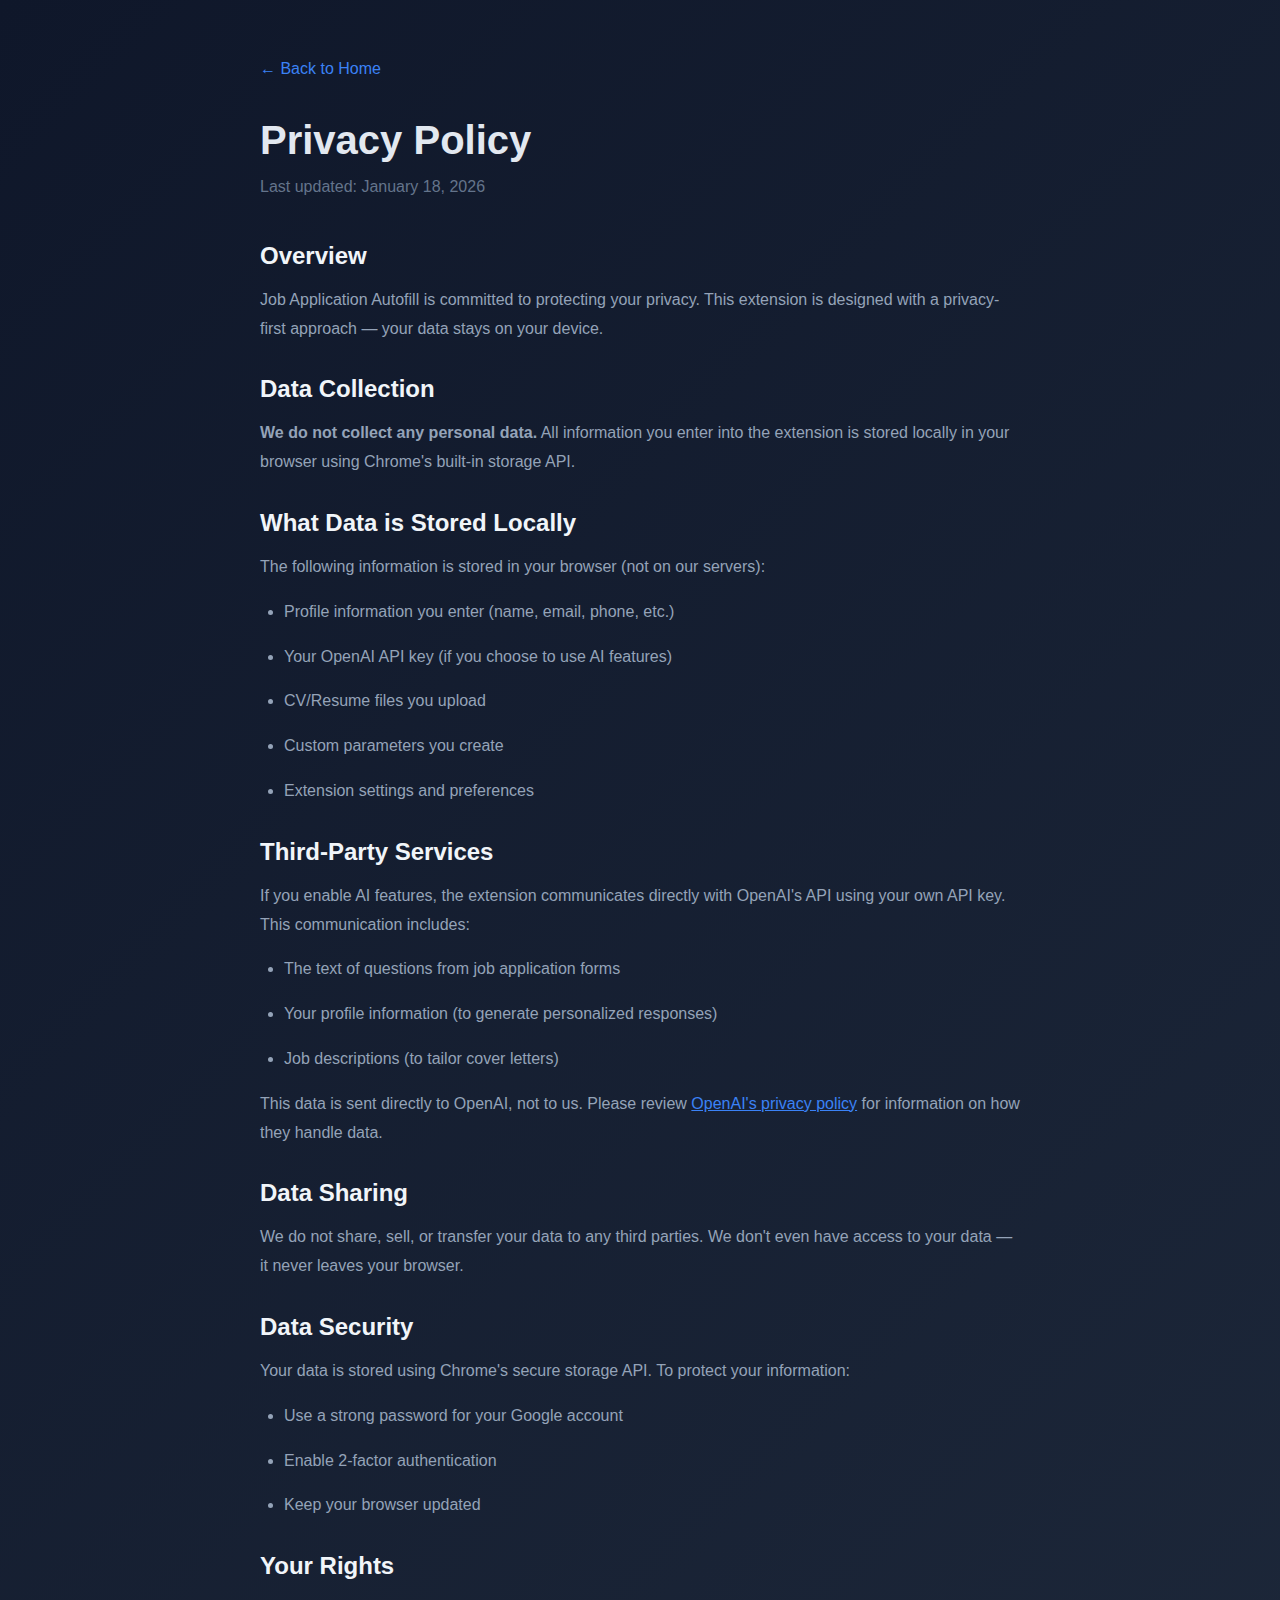
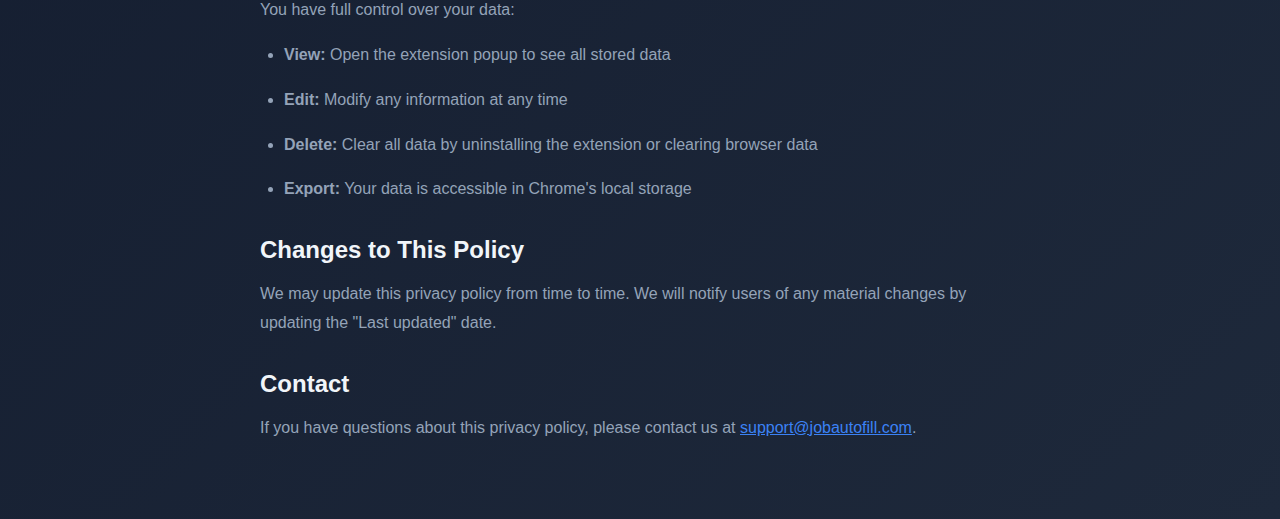
<file: docs/privacy.html>
<!DOCTYPE html>
<html lang="en">
<head>
  <meta charset="UTF-8">
  <meta name="viewport" content="width=device-width, initial-scale=1.0">
  <title>Privacy Policy - Job Application Autofill</title>
  <style>
    * {
      margin: 0;
      padding: 0;
      box-sizing: border-box;
    }
    
    body {
      font-family: -apple-system, BlinkMacSystemFont, 'Segoe UI', Roboto, Oxygen, Ubuntu, sans-serif;
      background: linear-gradient(135deg, #0f172a 0%, #1e293b 100%);
      color: #e2e8f0;
      min-height: 100vh;
    }
    
    .container {
      max-width: 800px;
      margin: 0 auto;
      padding: 60px 20px;
    }
    
    .back-link {
      color: #3b82f6;
      text-decoration: none;
      display: inline-flex;
      align-items: center;
      gap: 8px;
      margin-bottom: 40px;
    }
    
    h1 {
      font-size: 40px;
      margin-bottom: 10px;
    }
    
    .updated {
      color: #64748b;
      margin-bottom: 40px;
    }
    
    h2 {
      font-size: 24px;
      margin: 32px 0 16px;
      color: #f1f5f9;
    }
    
    p, li {
      color: #94a3b8;
      line-height: 1.8;
      margin-bottom: 16px;
    }
    
    ul {
      padding-left: 24px;
      margin-bottom: 16px;
    }
    
    a {
      color: #3b82f6;
    }
  </style>
</head>
<body>
  <div class="container">
    <a href="index.html" class="back-link">← Back to Home</a>
    
    <h1>Privacy Policy</h1>
    <p class="updated">Last updated: January 18, 2026</p>
    
    <h2>Overview</h2>
    <p>Job Application Autofill is committed to protecting your privacy. This extension is designed with a privacy-first approach — your data stays on your device.</p>
    
    <h2>Data Collection</h2>
    <p><strong>We do not collect any personal data.</strong> All information you enter into the extension is stored locally in your browser using Chrome's built-in storage API.</p>
    
    <h2>What Data is Stored Locally</h2>
    <p>The following information is stored in your browser (not on our servers):</p>
    <ul>
      <li>Profile information you enter (name, email, phone, etc.)</li>
      <li>Your OpenAI API key (if you choose to use AI features)</li>
      <li>CV/Resume files you upload</li>
      <li>Custom parameters you create</li>
      <li>Extension settings and preferences</li>
    </ul>
    
    <h2>Third-Party Services</h2>
    <p>If you enable AI features, the extension communicates directly with OpenAI's API using your own API key. This communication includes:</p>
    <ul>
      <li>The text of questions from job application forms</li>
      <li>Your profile information (to generate personalized responses)</li>
      <li>Job descriptions (to tailor cover letters)</li>
    </ul>
    <p>This data is sent directly to OpenAI, not to us. Please review <a href="https://openai.com/privacy" target="_blank">OpenAI's privacy policy</a> for information on how they handle data.</p>
    
    <h2>Data Sharing</h2>
    <p>We do not share, sell, or transfer your data to any third parties. We don't even have access to your data — it never leaves your browser.</p>
    
    <h2>Data Security</h2>
    <p>Your data is stored using Chrome's secure storage API. To protect your information:</p>
    <ul>
      <li>Use a strong password for your Google account</li>
      <li>Enable 2-factor authentication</li>
      <li>Keep your browser updated</li>
    </ul>
    
    <h2>Your Rights</h2>
    <p>You have full control over your data:</p>
    <ul>
      <li><strong>View:</strong> Open the extension popup to see all stored data</li>
      <li><strong>Edit:</strong> Modify any information at any time</li>
      <li><strong>Delete:</strong> Clear all data by uninstalling the extension or clearing browser data</li>
      <li><strong>Export:</strong> Your data is accessible in Chrome's local storage</li>
    </ul>
    
    <h2>Changes to This Policy</h2>
    <p>We may update this privacy policy from time to time. We will notify users of any material changes by updating the "Last updated" date.</p>
    
    <h2>Contact</h2>
    <p>If you have questions about this privacy policy, please contact us at <a href="mailto:support@jobautofill.com">support@jobautofill.com</a>.</p>
  </div>
</body>
</html>
</file>
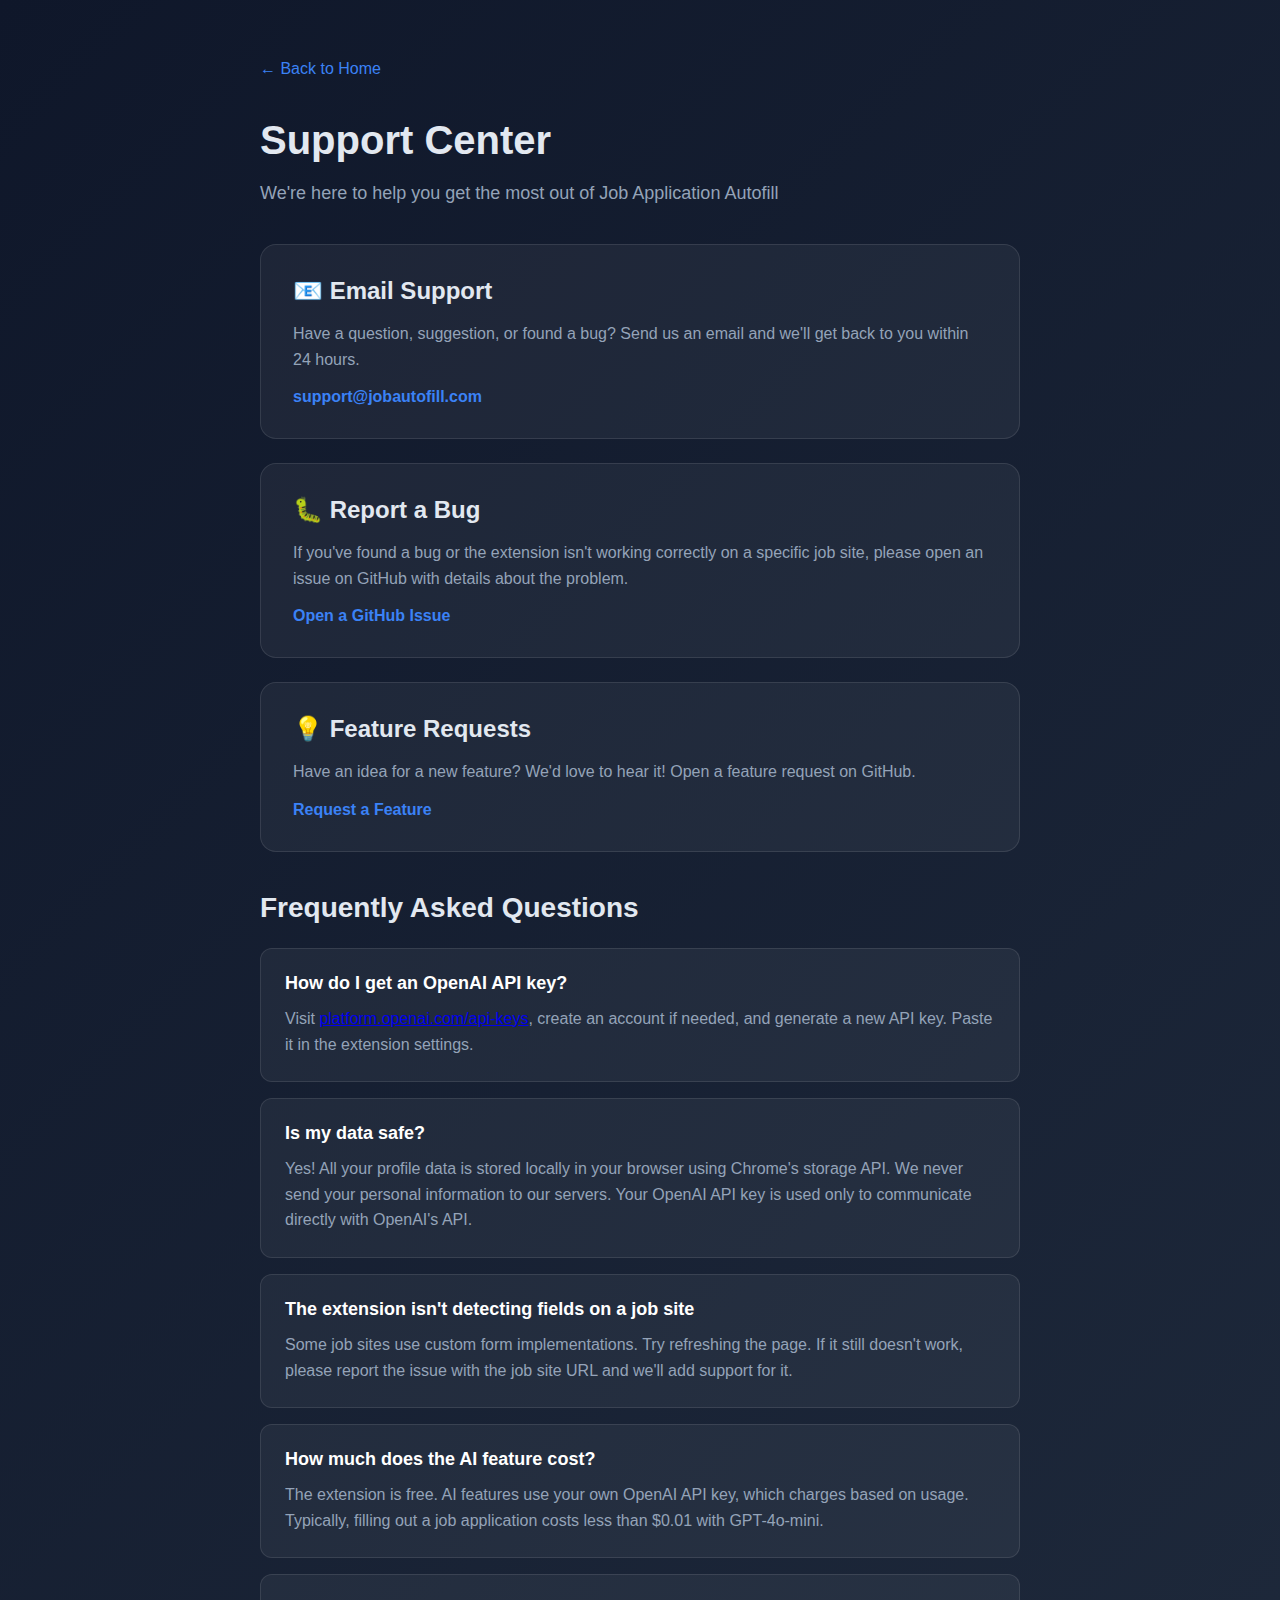
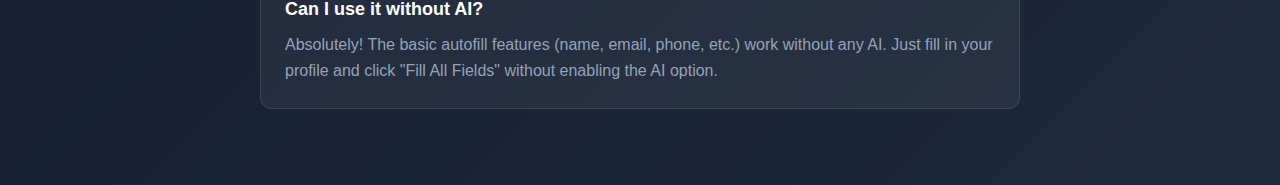
<file: docs/support.html>
<!DOCTYPE html>
<html lang="en">
<head>
  <meta charset="UTF-8">
  <meta name="viewport" content="width=device-width, initial-scale=1.0">
  <title>Support - Job Application Autofill</title>
  <link rel="icon" type="image/png" href="icon.png">
  <style>
    * {
      margin: 0;
      padding: 0;
      box-sizing: border-box;
    }
    
    body {
      font-family: -apple-system, BlinkMacSystemFont, 'Segoe UI', Roboto, Oxygen, Ubuntu, sans-serif;
      background: linear-gradient(135deg, #0f172a 0%, #1e293b 100%);
      color: #e2e8f0;
      min-height: 100vh;
    }
    
    .container {
      max-width: 800px;
      margin: 0 auto;
      padding: 60px 20px;
    }
    
    .back-link {
      color: #3b82f6;
      text-decoration: none;
      display: inline-flex;
      align-items: center;
      gap: 8px;
      margin-bottom: 40px;
    }
    
    .back-link:hover {
      text-decoration: underline;
    }
    
    h1 {
      font-size: 40px;
      margin-bottom: 20px;
    }
    
    .subtitle {
      color: #94a3b8;
      font-size: 18px;
      margin-bottom: 40px;
    }
    
    .support-section {
      background: rgba(255,255,255,0.05);
      border: 1px solid rgba(255,255,255,0.1);
      border-radius: 16px;
      padding: 32px;
      margin-bottom: 24px;
    }
    
    .support-section h2 {
      font-size: 24px;
      margin-bottom: 16px;
      display: flex;
      align-items: center;
      gap: 12px;
    }
    
    .support-section p {
      color: #94a3b8;
      line-height: 1.6;
      margin-bottom: 16px;
    }
    
    .support-section a {
      color: #3b82f6;
      text-decoration: none;
      font-weight: 600;
    }
    
    .support-section a:hover {
      text-decoration: underline;
    }
    
    .faq {
      margin-top: 40px;
    }
    
    .faq h2 {
      font-size: 28px;
      margin-bottom: 24px;
    }
    
    .faq-item {
      background: rgba(255,255,255,0.05);
      border: 1px solid rgba(255,255,255,0.1);
      border-radius: 12px;
      padding: 24px;
      margin-bottom: 16px;
    }
    
    .faq-item h3 {
      font-size: 18px;
      margin-bottom: 12px;
      color: white;
    }
    
    .faq-item p {
      color: #94a3b8;
      line-height: 1.6;
    }
    
    .faq-item code {
      background: rgba(59, 130, 246, 0.2);
      padding: 2px 6px;
      border-radius: 4px;
      font-size: 14px;
    }
  </style>
</head>
<body>
  <div class="container">
    <a href="index.html" class="back-link">← Back to Home</a>
    
    <h1>Support Center</h1>
    <p class="subtitle">We're here to help you get the most out of Job Application Autofill</p>
    
    <div class="support-section">
      <h2>📧 Email Support</h2>
      <p>Have a question, suggestion, or found a bug? Send us an email and we'll get back to you within 24 hours.</p>
      <a href="mailto:support@jobautofill.com">support@jobautofill.com</a>
    </div>
    
    <div class="support-section">
      <h2>🐛 Report a Bug</h2>
      <p>If you've found a bug or the extension isn't working correctly on a specific job site, please open an issue on GitHub with details about the problem.</p>
      <a href="https://github.com/tomasbatalha/job-autofill-extension/issues/new" target="_blank">Open a GitHub Issue</a>
    </div>
    
    <div class="support-section">
      <h2>💡 Feature Requests</h2>
      <p>Have an idea for a new feature? We'd love to hear it! Open a feature request on GitHub.</p>
      <a href="https://github.com/tomasbatalha/job-autofill-extension/issues/new?labels=enhancement" target="_blank">Request a Feature</a>
    </div>
    
    <div class="faq">
      <h2>Frequently Asked Questions</h2>
      
      <div class="faq-item">
        <h3>How do I get an OpenAI API key?</h3>
        <p>Visit <a href="https://platform.openai.com/api-keys" target="_blank">platform.openai.com/api-keys</a>, create an account if needed, and generate a new API key. Paste it in the extension settings.</p>
      </div>
      
      <div class="faq-item">
        <h3>Is my data safe?</h3>
        <p>Yes! All your profile data is stored locally in your browser using Chrome's storage API. We never send your personal information to our servers. Your OpenAI API key is used only to communicate directly with OpenAI's API.</p>
      </div>
      
      <div class="faq-item">
        <h3>The extension isn't detecting fields on a job site</h3>
        <p>Some job sites use custom form implementations. Try refreshing the page. If it still doesn't work, please report the issue with the job site URL and we'll add support for it.</p>
      </div>
      
      <div class="faq-item">
        <h3>How much does the AI feature cost?</h3>
        <p>The extension is free. AI features use your own OpenAI API key, which charges based on usage. Typically, filling out a job application costs less than $0.01 with GPT-4o-mini.</p>
      </div>
      
      <div class="faq-item">
        <h3>Can I use it without AI?</h3>
        <p>Absolutely! The basic autofill features (name, email, phone, etc.) work without any AI. Just fill in your profile and click "Fill All Fields" without enabling the AI option.</p>
      </div>
    </div>
  </div>
</body>
</html>
</file>
